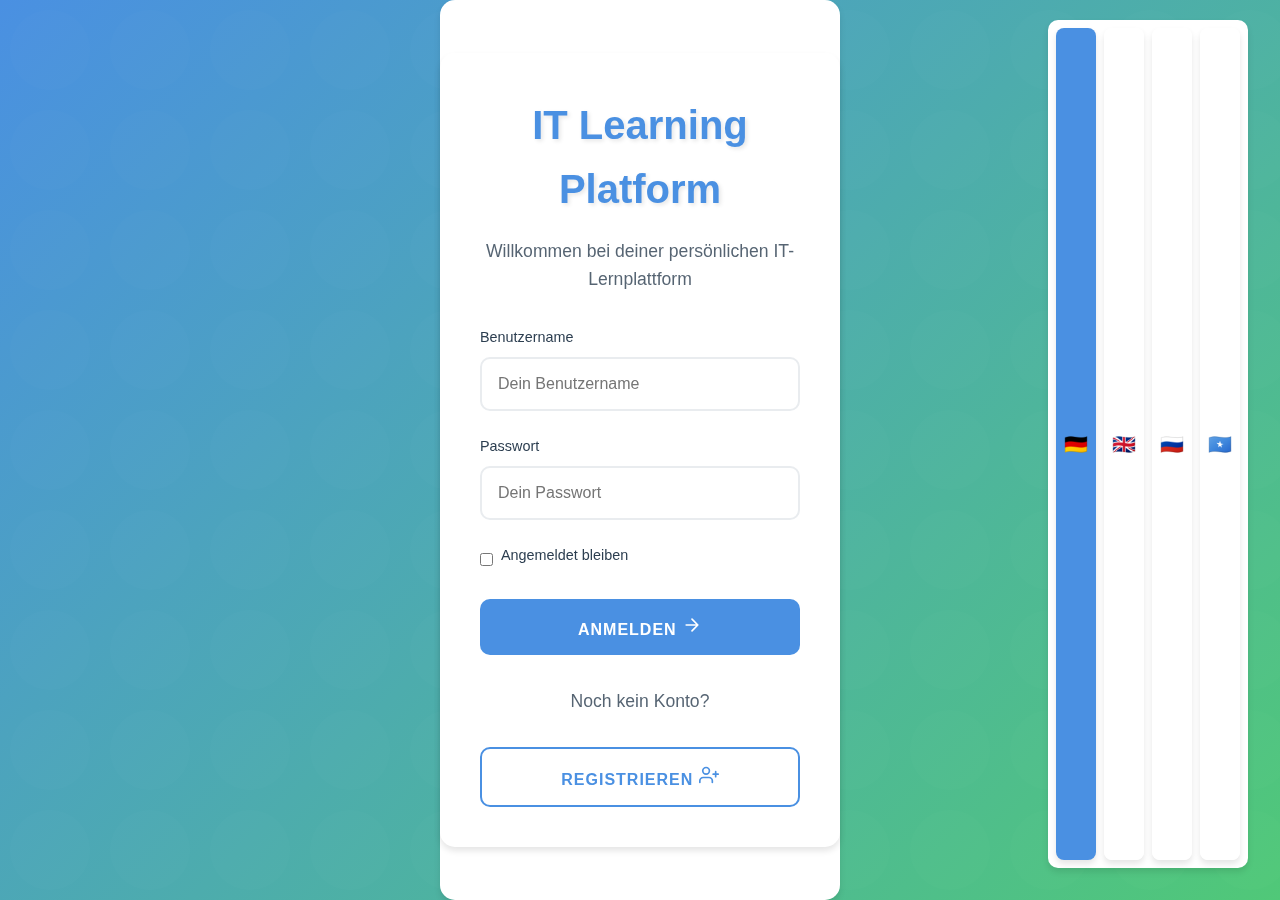
<file: index.html>
<!DOCTYPE html>
<html lang="de">
<head>
    <meta charset="UTF-8">
    <meta name="viewport" content="width=device-width, initial-scale=1.0">
    <title>Login - IT Learning Platform</title>
    <link rel="stylesheet" href="styles.css">
    <link rel="stylesheet" href="login.css">
    <link href="https://fonts.googleapis.com/css2?family=Poppins:wght@400;500;600;700&display=swap" rel="stylesheet">
</head>
<body>
    <div class="login-container">
        <!-- Floating Elements -->
        <div class="floating-elements">
            <div class="floating-element"></div>
            <div class="floating-element"></div>
            <div class="floating-element"></div>
        </div>

        <div class="login-content">
            <h1>IT Learning Platform</h1>
            <p>Willkommen bei deiner persönlichen IT-Lernplattform</p>

            <!-- Login Form -->
            <form id="loginForm" class="login-form">
                <div class="form-group">
                    <label for="username">Benutzername</label>
                    <input type="text" id="username" name="username" required placeholder="Dein Benutzername">
                </div>
                <div class="form-group">
                    <label for="password">Passwort</label>
                    <input type="password" id="password" name="password" required placeholder="Dein Passwort">
                </div>
                <div class="form-group checkbox">
                    <input type="checkbox" id="rememberMe" name="rememberMe">
                    <label for="rememberMe">Angemeldet bleiben</label>
                </div>
                <button type="submit" class="login-btn">
                    <span>Anmelden</span>
                    <svg xmlns="http://www.w3.org/2000/svg" width="20" height="20" viewBox="0 0 24 24" fill="none" stroke="currentColor" stroke-width="2" stroke-linecap="round" stroke-linejoin="round">
                        <path d="M5 12h14M12 5l7 7-7 7"/>
                    </svg>
                </button>
            </form>

            <div class="login-footer">
                <p>Noch kein Konto?</p>
                <button id="showRegister" class="register-btn">
                    <span>Registrieren</span>
                    <svg xmlns="http://www.w3.org/2000/svg" width="20" height="20" viewBox="0 0 24 24" fill="none" stroke="currentColor" stroke-width="2" stroke-linecap="round" stroke-linejoin="round">
                        <path d="M16 21v-2a4 4 0 0 0-4-4H5a4 4 0 0 0-4 4v2"/>
                        <circle cx="8.5" cy="7" r="4"/>
                        <line x1="20" y1="8" x2="20" y2="14"/>
                        <line x1="23" y1="11" x2="17" y2="11"/>
                    </svg>
                </button>
            </div>
        </div>
    </div>

    <!-- Register Modal -->
    <div id="registerModal" class="modal">
        <div class="modal-content">
            <span id="closeRegister" class="close">&times;</span>
            <h2>Registrierung</h2>
            <form id="registerForm" class="register-form">
                <div class="form-group">
                    <label for="regUsername">Benutzername</label>
                    <input type="text" id="regUsername" name="username" required placeholder="Wähle einen Benutzernamen">
                </div>
                <div class="form-group">
                    <label for="regEmail">E-Mail</label>
                    <input type="email" id="regEmail" name="email" required placeholder="Deine E-Mail-Adresse">
                </div>
                <div class="form-group">
                    <label for="regPassword">Passwort</label>
                    <input type="password" id="regPassword" name="password" required placeholder="Wähle ein sicheres Passwort">
                </div>
                <div class="form-group">
                    <label for="confirmPassword">Passwort bestätigen</label>
                    <input type="password" id="confirmPassword" name="confirmPassword" required placeholder="Bestätige dein Passwort">
                </div>
                <button type="submit" class="register-btn">
                    <span>Registrieren</span>
                    <svg xmlns="http://www.w3.org/2000/svg" width="20" height="20" viewBox="0 0 24 24" fill="none" stroke="currentColor" stroke-width="2" stroke-linecap="round" stroke-linejoin="round">
                        <path d="M16 21v-2a4 4 0 0 0-4-4H5a4 4 0 0 0-4 4v2"/>
                        <circle cx="8.5" cy="7" r="4"/>
                        <line x1="20" y1="8" x2="20" y2="14"/>
                        <line x1="23" y1="11" x2="17" y2="11"/>
                    </svg>
                </button>
            </form>
        </div>
    </div>

    <!-- Language Selector -->
    <div class="language-selector">
        <button onclick="changeLanguage('de')" class="lang-btn active">🇩🇪</button>
        <button onclick="changeLanguage('en')" class="lang-btn">🇬🇧</button>
        <button onclick="changeLanguage('ru')" class="lang-btn">🇷🇺</button>
        <button onclick="changeLanguage('so')" class="lang-btn">🇸🇴</button>
    </div>

    <script src="translations.js"></script>
    <script src="login.js"></script>
</body>
</html>
</file>
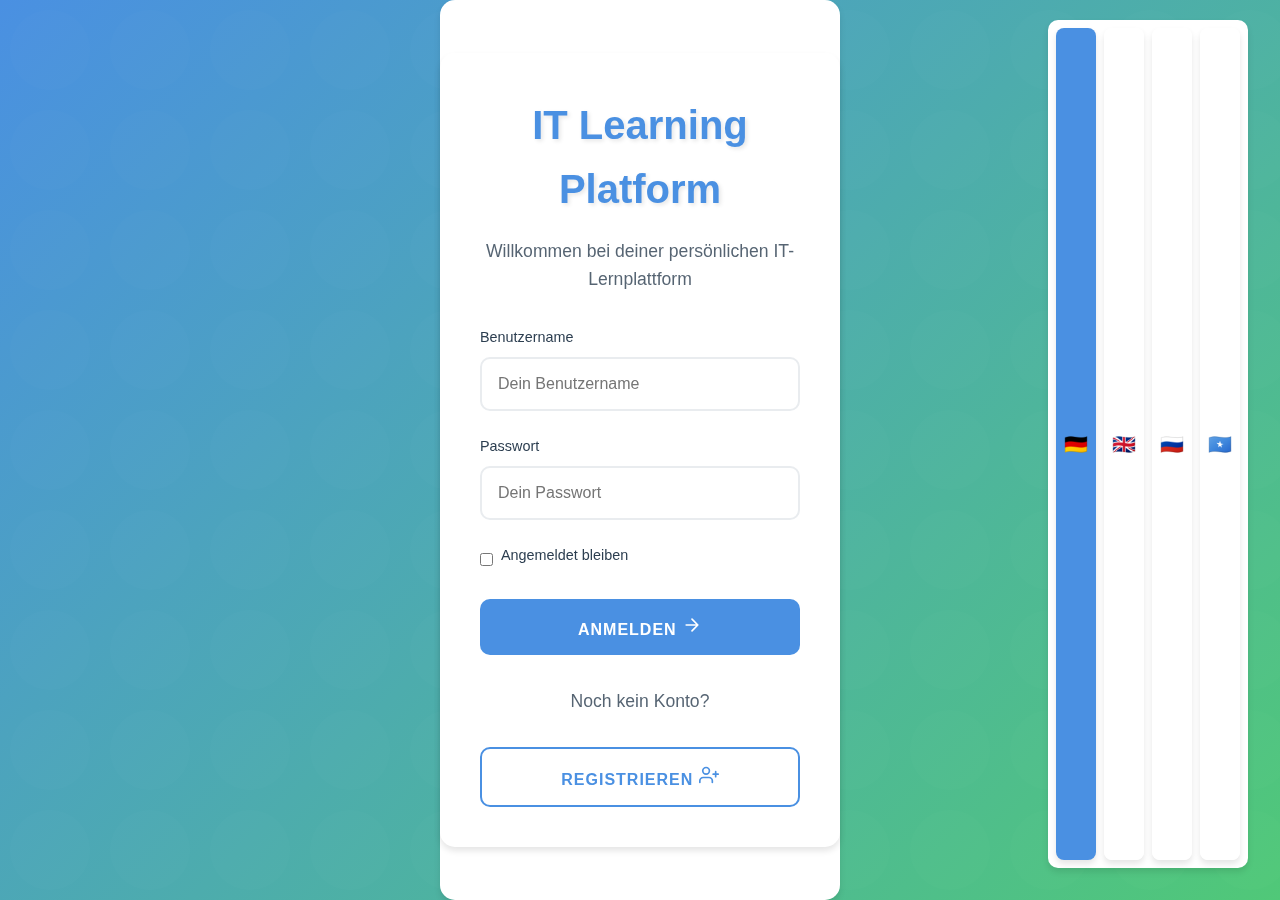
<file: admin.html>
<!DOCTYPE html>
<html lang="de">
<head>
    <meta charset="UTF-8">
    <meta name="viewport" content="width=device-width, initial-scale=1.0">
    <title>Admin Dashboard - IT Learning Platform</title>
    <link rel="stylesheet" href="styles.css">
    <link rel="stylesheet" href="admin.css">
    <link href="https://fonts.googleapis.com/css2?family=Poppins:wght@300;400;500;600;700&display=swap" rel="stylesheet">
</head>
<body>
    <div class="admin-container">
        <!-- Sidebar -->
        <aside class="sidebar">
            <div class="sidebar-header">
                <h2>Admin Panel</h2>
            </div>
            <nav class="sidebar-menu">
                <ul>
                    <li class="active">
                        <a href="admin.html">
                            <svg xmlns="http://www.w3.org/2000/svg" width="24" height="24" viewBox="0 0 24 24" fill="none" stroke="currentColor" stroke-width="2" stroke-linecap="round" stroke-linejoin="round">
                                <rect x="3" y="3" width="7" height="7"></rect>
                                <rect x="14" y="3" width="7" height="7"></rect>
                                <rect x="14" y="14" width="7" height="7"></rect>
                                <rect x="3" y="14" width="7" height="7"></rect>
                            </svg>
                            Dashboard
                        </a>
                    </li>
                    <li>
                        <a href="users.html">
                            <svg xmlns="http://www.w3.org/2000/svg" width="24" height="24" viewBox="0 0 24 24" fill="none" stroke="currentColor" stroke-width="2" stroke-linecap="round" stroke-linejoin="round">
                                <path d="M17 21v-2a4 4 0 0 0-4-4H5a4 4 0 0 0-4 4v2"></path>
                                <circle cx="9" cy="7" r="4"></circle>
                                <path d="M23 21v-2a4 4 0 0 0-3-3.87"></path>
                                <path d="M16 3.13a4 4 0 0 1 0 7.75"></path>
                            </svg>
                            Benutzer
                        </a>
                    </li>
                    <li>
                        <a href="content.html">
                            <svg xmlns="http://www.w3.org/2000/svg" width="24" height="24" viewBox="0 0 24 24" fill="none" stroke="currentColor" stroke-width="2" stroke-linecap="round" stroke-linejoin="round">
                                <path d="M14 2H6a2 2 0 0 0-2 2v16a2 2 0 0 0 2 2h12a2 2 0 0 0 2-2V8z"></path>
                                <polyline points="14 2 14 8 20 8"></polyline>
                            </svg>
                            Inhalte
                        </a>
                    </li>
                    <li>
                        <a href="activities.html">
                            <svg xmlns="http://www.w3.org/2000/svg" width="24" height="24" viewBox="0 0 24 24" fill="none" stroke="currentColor" stroke-width="2" stroke-linecap="round" stroke-linejoin="round">
                                <circle cx="12" cy="12" r="10"></circle>
                                <polyline points="12 6 12 12 16 14"></polyline>
                            </svg>
                            Aktivitäten
                        </a>
                    </li>
                    <li>
                        <a href="reports.html">
                            <svg xmlns="http://www.w3.org/2000/svg" width="24" height="24" viewBox="0 0 24 24" fill="none" stroke="currentColor" stroke-width="2" stroke-linecap="round" stroke-linejoin="round">
                                <path d="M21 15v4a2 2 0 0 1-2 2H5a2 2 0 0 1-2-2v-4"></path>
                                <polyline points="7 10 12 15 17 10"></polyline>
                                <line x1="12" y1="15" x2="12" y2="3"></line>
                            </svg>
                            Berichte
                        </a>
                    </li>
                    <li>
                        <a href="analytics.html">
                            <svg xmlns="http://www.w3.org/2000/svg" width="24" height="24" viewBox="0 0 24 24" fill="none" stroke="currentColor" stroke-width="2" stroke-linecap="round" stroke-linejoin="round">
                                <line x1="18" y1="20" x2="18" y2="10"></line>
                                <line x1="12" y1="20" x2="12" y2="4"></line>
                                <line x1="6" y1="20" x2="6" y2="14"></line>
                            </svg>
                            Analysen
                        </a>
                    </li>
                    <li>
                        <a href="settings.html">
                            <svg xmlns="http://www.w3.org/2000/svg" width="24" height="24" viewBox="0 0 24 24" fill="none" stroke="currentColor" stroke-width="2" stroke-linecap="round" stroke-linejoin="round">
                                <circle cx="12" cy="12" r="3"></circle>
                                <path d="M19.4 15a1.65 1.65 0 0 0 .33 1.82l.06.06a2 2 0 0 1 0 2.83 2 2 0 0 1-2.83 0l-.06-.06a1.65 1.65 0 0 0-1.82-.33 1.65 1.65 0 0 0-1 1.51V21a2 2 0 0 1-2 2 2 2 0 0 1-2-2v-.09A1.65 1.65 0 0 0 9 19.4a1.65 1.65 0 0 0-1.82.33l-.06.06a2 2 0 0 1-2.83 0 2 2 0 0 1 0-2.83l.06-.06a1.65 1.65 0 0 0 .33-1.82 1.65 1.65 0 0 0-1.51-1H3a2 2 0 0 1-2-2 2 2 0 0 1 2-2h.09A1.65 1.65 0 0 0 4.6 9a1.65 1.65 0 0 0-.33-1.82l-.06-.06a2 2 0 0 1 0-2.83 2 2 0 0 1 2.83 0l.06.06a1.65 1.65 0 0 0 1.82.33H9a1.65 1.65 0 0 0 1-1.51V3a2 2 0 0 1 2-2 2 2 0 0 1 2 2v.09a1.65 1.65 0 0 0 1 1.51 1.65 1.65 0 0 0 1.82-.33l.06-.06a2 2 0 0 1 2.83 0 2 2 0 0 1 0 2.83l-.06.06a1.65 1.65 0 0 0-.33 1.82V9a1.65 1.65 0 0 0 1.51 1H21a2 2 0 0 1 2 2 2 2 0 0 1-2 2h-.09a1.65 1.65 0 0 0-1.51 1z"></path>
                            </svg>
                            Einstellungen
                        </a>
                    </li>
                    <li>
                        <a href="help.html">
                            <svg xmlns="http://www.w3.org/2000/svg" width="24" height="24" viewBox="0 0 24 24" fill="none" stroke="currentColor" stroke-width="2" stroke-linecap="round" stroke-linejoin="round">
                                <circle cx="12" cy="12" r="10"></circle>
                                <path d="M9.09 9a3 3 0 0 1 5.83 1c0 2-3 3-3 3"></path>
                                <line x1="12" y1="17" x2="12.01" y2="17"></line>
                            </svg>
                            Hilfe
                        </a>
                    </li>
                </ul>
            </nav>
            <div class="sidebar-footer">
                <button class="logout-btn">
                    <svg xmlns="http://www.w3.org/2000/svg" width="24" height="24" viewBox="0 0 24 24" fill="none" stroke="currentColor" stroke-width="2" stroke-linecap="round" stroke-linejoin="round">
                        <path d="M9 21H5a2 2 0 0 1-2-2V5a2 2 0 0 1 2-2h4"></path>
                        <polyline points="16 17 21 12 16 7"></polyline>
                        <line x1="21" y1="12" x2="9" y2="12"></line>
                    </svg>
                    Abmelden
                </button>
            </div>
        </aside>

        <!-- Main Content -->
        <main class="main-content">
            <!-- Top Bar -->
            <div class="top-bar">
                <div class="search-bar">
                    <svg xmlns="http://www.w3.org/2000/svg" width="24" height="24" viewBox="0 0 24 24" fill="none" stroke="currentColor" stroke-width="2" stroke-linecap="round" stroke-linejoin="round">
                        <circle cx="11" cy="11" r="8"></circle>
                        <line x1="21" y1="21" x2="16.65" y2="16.65"></line>
                    </svg>
                    <input type="text" placeholder="Suchen...">
                </div>
                <div class="user-menu">
                    <span class="admin-name">Admin</span>
                    <button class="theme-toggle">
                        <svg xmlns="http://www.w3.org/2000/svg" width="24" height="24" viewBox="0 0 24 24" fill="none" stroke="currentColor" stroke-width="2" stroke-linecap="round" stroke-linejoin="round">
                            <circle cx="12" cy="12" r="5"></circle>
                            <line x1="12" y1="1" x2="12" y2="3"></line>
                            <line x1="12" y1="21" x2="12" y2="23"></line>
                            <line x1="4.22" y1="4.22" x2="5.64" y2="5.64"></line>
                            <line x1="18.36" y1="18.36" x2="19.78" y2="19.78"></line>
                            <line x1="1" y1="12" x2="3" y2="12"></line>
                            <line x1="21" y1="12" x2="23" y2="12"></line>
                            <line x1="4.22" y1="19.78" x2="5.64" y2="18.36"></line>
                            <line x1="18.36" y1="5.64" x2="19.78" y2="4.22"></line>
                        </svg>
                    </button>
                </div>
            </div>

            <!-- Dashboard Content -->
            <div class="dashboard-content">
                <h1>Willkommen zurück, <span class="admin-name">Admin</span>!</h1>

                <!-- Quick Links -->
                <div class="quick-links">
                    <!-- Learning Resources Section -->
                    <div class="section-title">
                        <h3>Lernressourcen</h3>
                    </div>
                    <div class="resource-grid">
                        <a href="binary.html" class="resource-card">
                            <div class="resource-icon">
                                <svg xmlns="http://www.w3.org/2000/svg" width="24" height="24" viewBox="0 0 24 24" fill="none" stroke="currentColor" stroke-width="2" stroke-linecap="round" stroke-linejoin="round">
                                    <path d="M12 2v20M2 12h20"></path>
                                </svg>
                            </div>
                            <span>Binär Rechner</span>
                        </a>
                        <a href="escape-room.html" class="resource-card">
                            <div class="resource-icon">
                                <svg xmlns="http://www.w3.org/2000/svg" width="24" height="24" viewBox="0 0 24 24" fill="none" stroke="currentColor" stroke-width="2" stroke-linecap="round" stroke-linejoin="round">
                                    <path d="M12 2v20M2 12h20"></path>
                                    <path d="M12 6v12M6 12h12"></path>
                                </svg>
                            </div>
                            <span>Escape Room</span>
                        </a>
                        <a href="flashcards.html" class="resource-card">
                            <div class="resource-icon">
                                <svg xmlns="http://www.w3.org/2000/svg" width="24" height="24" viewBox="0 0 24 24" fill="none" stroke="currentColor" stroke-width="2" stroke-linecap="round" stroke-linejoin="round">
                                    <rect x="3" y="3" width="18" height="18" rx="2" ry="2"></rect>
                                    <line x1="3" y1="9" x2="21" y2="9"></line>
                                </svg>
                            </div>
                            <span>Karteikarten</span>
                        </a>
                        <a href="games.html" class="resource-card">
                            <div class="resource-icon">
                                <svg xmlns="http://www.w3.org/2000/svg" width="24" height="24" viewBox="0 0 24 24" fill="none" stroke="currentColor" stroke-width="2" stroke-linecap="round" stroke-linejoin="round">
                                    <circle cx="12" cy="12" r="10"></circle>
                                    <circle cx="12" cy="12" r="4"></circle>
                                </svg>
                            </div>
                            <span>Spiele</span>
                        </a>
                        <a href="prefix.html" class="resource-card">
                            <div class="resource-icon">
                                <svg xmlns="http://www.w3.org/2000/svg" width="24" height="24" viewBox="0 0 24 24" fill="none" stroke="currentColor" stroke-width="2" stroke-linecap="round" stroke-linejoin="round">
                                    <path d="M12 2v20M2 12h20"></path>
                                    <path d="M12 6v12M6 12h12"></path>
                                </svg>
                            </div>
                            <span>Prefix Rechner</span>
                        </a>
                        <a href="profile.html" class="resource-card">
                            <div class="resource-icon">
                                <svg xmlns="http://www.w3.org/2000/svg" width="24" height="24" viewBox="0 0 24 24" fill="none" stroke="currentColor" stroke-width="2" stroke-linecap="round" stroke-linejoin="round">
                                    <path d="M20 21v-2a4 4 0 0 0-4-4H8a4 4 0 0 0-4 4v2"></path>
                                    <circle cx="12" cy="7" r="4"></circle>
                                </svg>
                            </div>
                            <span>Profil</span>
                        </a>
                        <a href="subnetting.html" class="resource-card">
                            <div class="resource-icon">
                                <svg xmlns="http://www.w3.org/2000/svg" width="24" height="24" viewBox="0 0 24 24" fill="none" stroke="currentColor" stroke-width="2" stroke-linecap="round" stroke-linejoin="round">
                                    <rect x="3" y="3" width="7" height="7"></rect>
                                    <rect x="14" y="3" width="7" height="7"></rect>
                                    <rect x="14" y="14" width="7" height="7"></rect>
                                    <rect x="3" y="14" width="7" height="7"></rect>
                                </svg>
                            </div>
                            <span>Subnetting</span>
                        </a>
                        <a href="tools.html" class="resource-card">
                            <div class="resource-icon">
                                <svg xmlns="http://www.w3.org/2000/svg" width="24" height="24" viewBox="0 0 24 24" fill="none" stroke="currentColor" stroke-width="2" stroke-linecap="round" stroke-linejoin="round">
                                    <path d="M14.7 6.3a1 1 0 0 0 0 1.4l1.6 1.6a1 1 0 0 0 1.4 0l3.77-3.77a6 6 0 0 1-7.94 7.94l-6.91 6.91a2.12 2.12 0 0 1-3-3l6.91-6.91a6 6 0 0 1 7.94-7.94l-3.76 3.76z"></path>
                                </svg>
                            </div>
                            <span>Tools</span>
                        </a>
                    </div>

                    <!-- Admin Tools Section -->
                    <div class="section-title">
                        <h3>Admin Tools</h3>
                    </div>
                    <a href="users.html" class="quick-link">
                        <div class="quick-link-icon">
                            <svg xmlns="http://www.w3.org/2000/svg" width="24" height="24" viewBox="0 0 24 24" fill="none" stroke="currentColor" stroke-width="2" stroke-linecap="round" stroke-linejoin="round">
                                <path d="M17 21v-2a4 4 0 0 0-4-4H5a4 4 0 0 0-4 4v2"></path>
                                <circle cx="9" cy="7" r="4"></circle>
                                <path d="M23 21v-2a4 4 0 0 0-3-3.87"></path>
                                <path d="M16 3.13a4 4 0 0 1 0 7.75"></path>
                            </svg>
                        </div>
                        <span>Benutzer verwalten</span>
                    </a>
                    <a href="content.html" class="quick-link">
                        <div class="quick-link-icon">
                            <svg xmlns="http://www.w3.org/2000/svg" width="24" height="24" viewBox="0 0 24 24" fill="none" stroke="currentColor" stroke-width="2" stroke-linecap="round" stroke-linejoin="round">
                                <path d="M14 2H6a2 2 0 0 0-2 2v16a2 2 0 0 0 2 2h12a2 2 0 0 0 2-2V8z"></path>
                                <polyline points="14 2 14 8 20 8"></polyline>
                            </svg>
                        </div>
                        <span>Inhalte bearbeiten</span>
                    </a>
                    <a href="activities.html" class="quick-link">
                        <div class="quick-link-icon">
                            <svg xmlns="http://www.w3.org/2000/svg" width="24" height="24" viewBox="0 0 24 24" fill="none" stroke="currentColor" stroke-width="2" stroke-linecap="round" stroke-linejoin="round">
                                <circle cx="12" cy="12" r="10"></circle>
                                <polyline points="12 6 12 12 16 14"></polyline>
                            </svg>
                        </div>
                        <span>Aktivitäten anzeigen</span>
                    </a>
                    <a href="reports.html" class="quick-link">
                        <div class="quick-link-icon">
                            <svg xmlns="http://www.w3.org/2000/svg" width="24" height="24" viewBox="0 0 24 24" fill="none" stroke="currentColor" stroke-width="2" stroke-linecap="round" stroke-linejoin="round">
                                <path d="M21 15v4a2 2 0 0 1-2 2H5a2 2 0 0 1-2-2v-4"></path>
                                <polyline points="7 10 12 15 17 10"></polyline>
                                <line x1="12" y1="15" x2="12" y2="3"></line>
                            </svg>
                        </div>
                        <span>Berichte generieren</span>
                    </a>
                    <a href="analytics.html" class="quick-link">
                        <div class="quick-link-icon">
                            <svg xmlns="http://www.w3.org/2000/svg" width="24" height="24" viewBox="0 0 24 24" fill="none" stroke="currentColor" stroke-width="2" stroke-linecap="round" stroke-linejoin="round">
                                <line x1="18" y1="20" x2="18" y2="10"></line>
                                <line x1="12" y1="20" x2="12" y2="4"></line>
                                <line x1="6" y1="20" x2="6" y2="14"></line>
                            </svg>
                        </div>
                        <span>Analysen anzeigen</span>
                    </a>
                    <a href="settings.html" class="quick-link">
                        <div class="quick-link-icon">
                            <svg xmlns="http://www.w3.org/2000/svg" width="24" height="24" viewBox="0 0 24 24" fill="none" stroke="currentColor" stroke-width="2" stroke-linecap="round" stroke-linejoin="round">
                                <circle cx="12" cy="12" r="3"></circle>
                                <path d="M19.4 15a1.65 1.65 0 0 0 .33 1.82l.06.06a2 2 0 0 1 0 2.83 2 2 0 0 1-2.83 0l-.06-.06a1.65 1.65 0 0 0-1.82-.33 1.65 1.65 0 0 0-1 1.51V21a2 2 0 0 1-2 2 2 2 0 0 1-2-2v-.09A1.65 1.65 0 0 0 9 19.4a1.65 1.65 0 0 0-1.82.33l-.06.06a2 2 0 0 1-2.83 0 2 2 0 0 1 0-2.83l.06-.06a1.65 1.65 0 0 0 .33-1.82 1.65 1.65 0 0 0-1.51-1H3a2 2 0 0 1-2-2 2 2 0 0 1 2-2h.09A1.65 1.65 0 0 0 4.6 9a1.65 1.65 0 0 0-.33-1.82l-.06-.06a2 2 0 0 1 0-2.83 2 2 0 0 1 2.83 0l.06.06a1.65 1.65 0 0 0 1.82.33H9a1.65 1.65 0 0 0 1-1.51V3a2 2 0 0 1 2-2 2 2 0 0 1 2 2v.09a1.65 1.65 0 0 0 1 1.51 1.65 1.65 0 0 0 1.82-.33l.06-.06a2 2 0 0 1 2.83 0 2 2 0 0 1 0 2.83l-.06.06a1.65 1.65 0 0 0-.33 1.82V9a1.65 1.65 0 0 0 1.51 1H21a2 2 0 0 1 2 2 2 2 0 0 1-2 2h-.09a1.65 1.65 0 0 0-1.51 1z"></path>
                            </svg>
                        </div>
                        <span>Einstellungen anpassen</span>
                    </a>
                </div>

                <!-- Stats Grid -->
                <div class="stats-grid">
                    <a href="users.html" class="stat-card">
                        <div class="stat-icon">
                            <svg xmlns="http://www.w3.org/2000/svg" width="24" height="24" viewBox="0 0 24 24" fill="none" stroke="currentColor" stroke-width="2" stroke-linecap="round" stroke-linejoin="round">
                                <path d="M17 21v-2a4 4 0 0 0-4-4H5a4 4 0 0 0-4 4v2"></path>
                                <circle cx="9" cy="7" r="4"></circle>
                                <path d="M23 21v-2a4 4 0 0 0-3-3.87"></path>
                                <path d="M16 3.13a4 4 0 0 1 0 7.75"></path>
                            </svg>
                        </div>
                        <div class="stat-info">
                            <h3>Benutzer</h3>
                            <p>0</p>
                        </div>
                    </a>
                    <a href="content.html" class="stat-card">
                        <div class="stat-icon">
                            <svg xmlns="http://www.w3.org/2000/svg" width="24" height="24" viewBox="0 0 24 24" fill="none" stroke="currentColor" stroke-width="2" stroke-linecap="round" stroke-linejoin="round">
                                <path d="M14 2H6a2 2 0 0 0-2 2v16a2 2 0 0 0 2 2h12a2 2 0 0 0 2-2V8z"></path>
                                <polyline points="14 2 14 8 20 8"></polyline>
                            </svg>
                        </div>
                        <div class="stat-info">
                            <h3>Inhalte</h3>
                            <p>0</p>
                        </div>
                    </a>
                    <a href="activities.html" class="stat-card">
                        <div class="stat-icon">
                            <svg xmlns="http://www.w3.org/2000/svg" width="24" height="24" viewBox="0 0 24 24" fill="none" stroke="currentColor" stroke-width="2" stroke-linecap="round" stroke-linejoin="round">
                                <circle cx="12" cy="12" r="10"></circle>
                                <polyline points="12 6 12 12 16 14"></polyline>
                            </svg>
                        </div>
                        <div class="stat-info">
                            <h3>Aktivitäten</h3>
                            <p>0</p>
                        </div>
                    </a>
                </div>

                <!-- Recent Activity -->
                <div class="recent-activity">
                    <h2>Letzte Aktivitäten</h2>
                    <div class="activity-list">
                        <!-- Activities will be dynamically added here -->
                    </div>
                </div>
            </div>
        </main>
    </div>

    <script src="admin.js"></script>
</body>
</html>
</file>
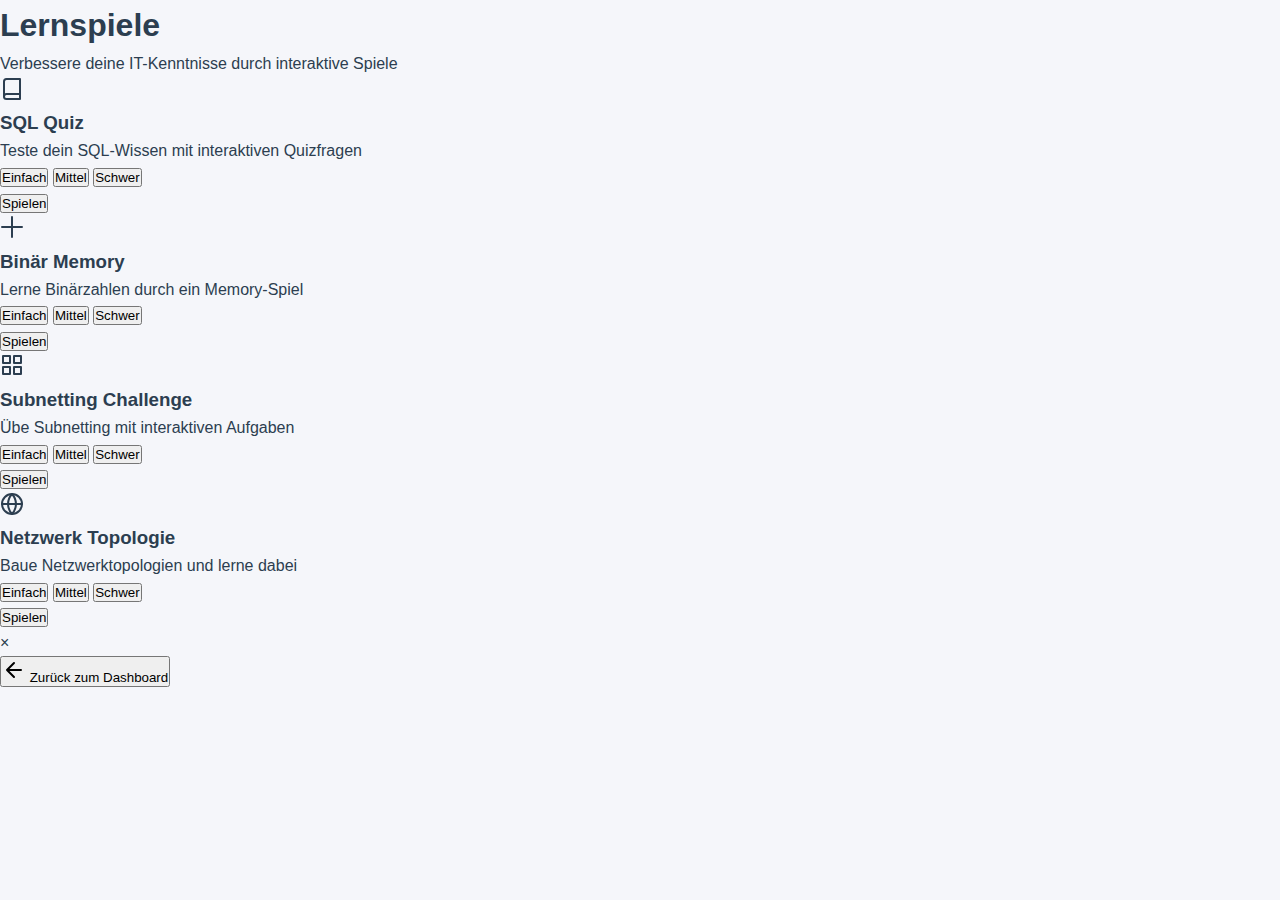
<file: games.html>
<!DOCTYPE html>
<html lang="de">
<head>
    <meta charset="UTF-8">
    <meta name="viewport" content="width=device-width, initial-scale=1.0">
    <title>Lernspiele - IT Learning Platform</title>
    <link rel="stylesheet" href="styles.css">
    <link rel="stylesheet" href="games.css">
    <link href="https://fonts.googleapis.com/css2?family=Poppins:wght@300;400;500;600;700&display=swap" rel="stylesheet">
</head>
<body>
    <div class="games-container">
        <!-- Header -->
        <header class="games-header">
            <h1>Lernspiele</h1>
            <p>Verbessere deine IT-Kenntnisse durch interaktive Spiele</p>
        </header>

        <!-- Games Grid -->
        <div class="games-grid">
            <!-- SQL Quiz Game -->
            <div class="game-card">
                <div class="game-icon">
                    <svg xmlns="http://www.w3.org/2000/svg" width="24" height="24" viewBox="0 0 24 24" fill="none" stroke="currentColor" stroke-width="2" stroke-linecap="round" stroke-linejoin="round">
                        <path d="M4 19.5A2.5 2.5 0 0 1 6.5 17H20"></path>
                        <path d="M6.5 2H20v20H6.5A2.5 2.5 0 0 1 4 19.5v-15A2.5 2.5 0 0 1 6.5 2z"></path>
                    </svg>
                </div>
                <h3>SQL Quiz</h3>
                <p>Teste dein SQL-Wissen mit interaktiven Quizfragen</p>
                <div class="difficulty-selector">
                    <button class="difficulty-btn" data-level="easy">Einfach</button>
                    <button class="difficulty-btn" data-level="medium">Mittel</button>
                    <button class="difficulty-btn" data-level="hard">Schwer</button>
                </div>
                <button class="play-btn" onclick="startGame('sql-quiz')">Spielen</button>
            </div>

            <!-- Binary Memory Game -->
            <div class="game-card">
                <div class="game-icon">
                    <svg xmlns="http://www.w3.org/2000/svg" width="24" height="24" viewBox="0 0 24 24" fill="none" stroke="currentColor" stroke-width="2" stroke-linecap="round" stroke-linejoin="round">
                        <path d="M12 2v20M2 12h20"></path>
                    </svg>
                </div>
                <h3>Binär Memory</h3>
                <p>Lerne Binärzahlen durch ein Memory-Spiel</p>
                <div class="difficulty-selector">
                    <button class="difficulty-btn" data-level="easy">Einfach</button>
                    <button class="difficulty-btn" data-level="medium">Mittel</button>
                    <button class="difficulty-btn" data-level="hard">Schwer</button>
                </div>
                <button class="play-btn" onclick="startGame('binary-memory')">Spielen</button>
            </div>

            <!-- Subnetting Challenge -->
            <div class="game-card">
                <div class="game-icon">
                    <svg xmlns="http://www.w3.org/2000/svg" width="24" height="24" viewBox="0 0 24 24" fill="none" stroke="currentColor" stroke-width="2" stroke-linecap="round" stroke-linejoin="round">
                        <rect x="3" y="3" width="7" height="7"></rect>
                        <rect x="14" y="3" width="7" height="7"></rect>
                        <rect x="14" y="14" width="7" height="7"></rect>
                        <rect x="3" y="14" width="7" height="7"></rect>
                    </svg>
                </div>
                <h3>Subnetting Challenge</h3>
                <p>Übe Subnetting mit interaktiven Aufgaben</p>
                <div class="difficulty-selector">
                    <button class="difficulty-btn" data-level="easy">Einfach</button>
                    <button class="difficulty-btn" data-level="medium">Mittel</button>
                    <button class="difficulty-btn" data-level="hard">Schwer</button>
                </div>
                <button class="play-btn" onclick="startGame('subnetting-challenge')">Spielen</button>
            </div>

            <!-- Network Topology Builder -->
            <div class="game-card">
                <div class="game-icon">
                    <svg xmlns="http://www.w3.org/2000/svg" width="24" height="24" viewBox="0 0 24 24" fill="none" stroke="currentColor" stroke-width="2" stroke-linecap="round" stroke-linejoin="round">
                        <circle cx="12" cy="12" r="10"></circle>
                        <line x1="2" y1="12" x2="22" y2="12"></line>
                        <path d="M12 2a15.3 15.3 0 0 1 4 10 15.3 15.3 0 0 1-4 10 15.3 15.3 0 0 1-4-10 15.3 15.3 0 0 1 4-10z"></path>
                    </svg>
                </div>
                <h3>Netzwerk Topologie</h3>
                <p>Baue Netzwerktopologien und lerne dabei</p>
                <div class="difficulty-selector">
                    <button class="difficulty-btn" data-level="easy">Einfach</button>
                    <button class="difficulty-btn" data-level="medium">Mittel</button>
                    <button class="difficulty-btn" data-level="hard">Schwer</button>
                </div>
                <button class="play-btn" onclick="startGame('network-topology')">Spielen</button>
            </div>
        </div>

        <!-- Game Modal -->
        <div id="gameModal" class="modal">
            <div class="modal-content">
                <span class="close-modal">&times;</span>
                <div id="gameContainer">
                    <!-- Game content will be loaded here -->
                </div>
            </div>
        </div>

        <!-- Back to Dashboard Button -->
        <button class="back-btn" onclick="window.location.href='dashboard.html'">
            <svg xmlns="http://www.w3.org/2000/svg" width="24" height="24" viewBox="0 0 24 24" fill="none" stroke="currentColor" stroke-width="2" stroke-linecap="round" stroke-linejoin="round">
                <path d="M19 12H5M12 19l-7-7 7-7"></path>
            </svg>
            Zurück zum Dashboard
        </button>
    </div>

    <script src="games.js"></script>
</body>
</html>
</file>
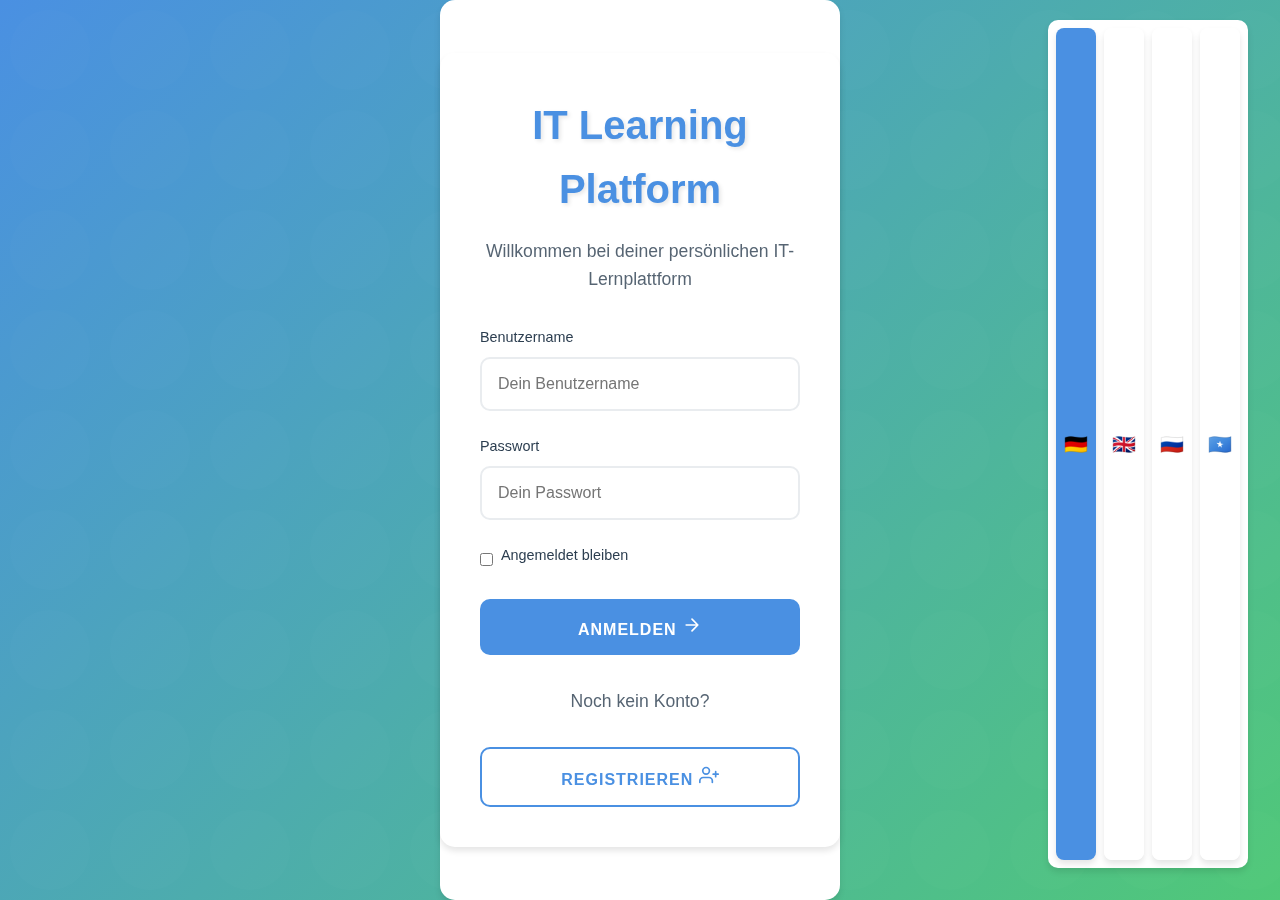
<file: login.html>
<!DOCTYPE html>
<html lang="de">
<head>
    <meta charset="UTF-8">
    <meta name="viewport" content="width=device-width, initial-scale=1.0">
    <title>Login - IT Learning Platform</title>
    <link rel="stylesheet" href="styles.css">
    <link rel="stylesheet" href="login.css">
    <link href="https://fonts.googleapis.com/css2?family=Poppins:wght@400;500;600;700&display=swap" rel="stylesheet">
</head>
<body>
    <div class="login-container">
        <!-- Floating Elements -->
        <div class="floating-elements">
            <div class="floating-element"></div>
            <div class="floating-element"></div>
            <div class="floating-element"></div>
        </div>

        <div class="login-content">
            <h1>IT Learning Platform</h1>
            <p>Willkommen bei deiner persönlichen IT-Lernplattform</p>

            <!-- Login Form -->
            <form id="loginForm" class="login-form">
                <div class="form-group">
                    <label for="username">Benutzername</label>
                    <input type="text" id="username" name="username" required placeholder="Dein Benutzername">
                </div>
                <div class="form-group">
                    <label for="password">Passwort</label>
                    <input type="password" id="password" name="password" required placeholder="Dein Passwort">
                </div>
                <div class="form-group checkbox">
                    <input type="checkbox" id="rememberMe" name="rememberMe">
                    <label for="rememberMe">Angemeldet bleiben</label>
                </div>
                <button type="submit" class="login-btn">
                    <span>Anmelden</span>
                    <svg xmlns="http://www.w3.org/2000/svg" width="20" height="20" viewBox="0 0 24 24" fill="none" stroke="currentColor" stroke-width="2" stroke-linecap="round" stroke-linejoin="round">
                        <path d="M5 12h14M12 5l7 7-7 7"/>
                    </svg>
                </button>
            </form>

            <div class="login-footer">
                <p>Noch kein Konto?</p>
                <button id="showRegister" class="register-btn">
                    <span>Registrieren</span>
                    <svg xmlns="http://www.w3.org/2000/svg" width="20" height="20" viewBox="0 0 24 24" fill="none" stroke="currentColor" stroke-width="2" stroke-linecap="round" stroke-linejoin="round">
                        <path d="M16 21v-2a4 4 0 0 0-4-4H5a4 4 0 0 0-4 4v2"/>
                        <circle cx="8.5" cy="7" r="4"/>
                        <line x1="20" y1="8" x2="20" y2="14"/>
                        <line x1="23" y1="11" x2="17" y2="11"/>
                    </svg>
                </button>
            </div>
        </div>
    </div>

    <!-- Register Modal -->
    <div id="registerModal" class="modal">
        <div class="modal-content">
            <span id="closeRegister" class="close">&times;</span>
            <h2>Registrierung</h2>
            <form id="registerForm" class="register-form">
                <div class="form-group">
                    <label for="regUsername">Benutzername</label>
                    <input type="text" id="regUsername" name="username" required placeholder="Wähle einen Benutzernamen">
                </div>
                <div class="form-group">
                    <label for="regEmail">E-Mail</label>
                    <input type="email" id="regEmail" name="email" required placeholder="Deine E-Mail-Adresse">
                </div>
                <div class="form-group">
                    <label for="regPassword">Passwort</label>
                    <input type="password" id="regPassword" name="password" required placeholder="Wähle ein sicheres Passwort">
                </div>
                <div class="form-group">
                    <label for="confirmPassword">Passwort bestätigen</label>
                    <input type="password" id="confirmPassword" name="confirmPassword" required placeholder="Bestätige dein Passwort">
                </div>
                <button type="submit" class="register-btn">
                    <span>Registrieren</span>
                    <svg xmlns="http://www.w3.org/2000/svg" width="20" height="20" viewBox="0 0 24 24" fill="none" stroke="currentColor" stroke-width="2" stroke-linecap="round" stroke-linejoin="round">
                        <path d="M16 21v-2a4 4 0 0 0-4-4H5a4 4 0 0 0-4 4v2"/>
                        <circle cx="8.5" cy="7" r="4"/>
                        <line x1="20" y1="8" x2="20" y2="14"/>
                        <line x1="23" y1="11" x2="17" y2="11"/>
                    </svg>
                </button>
            </form>
        </div>
    </div>

    <!-- Language Selector -->
    <div class="language-selector">
        <button onclick="changeLanguage('de')" class="lang-btn active">🇩🇪</button>
        <button onclick="changeLanguage('en')" class="lang-btn">🇬🇧</button>
        <button onclick="changeLanguage('ru')" class="lang-btn">🇷🇺</button>
        <button onclick="changeLanguage('so')" class="lang-btn">🇸🇴</button>
    </div>

    <script src="translations.js"></script>
    <script src="login.js"></script>
</body>
</html>
</file>
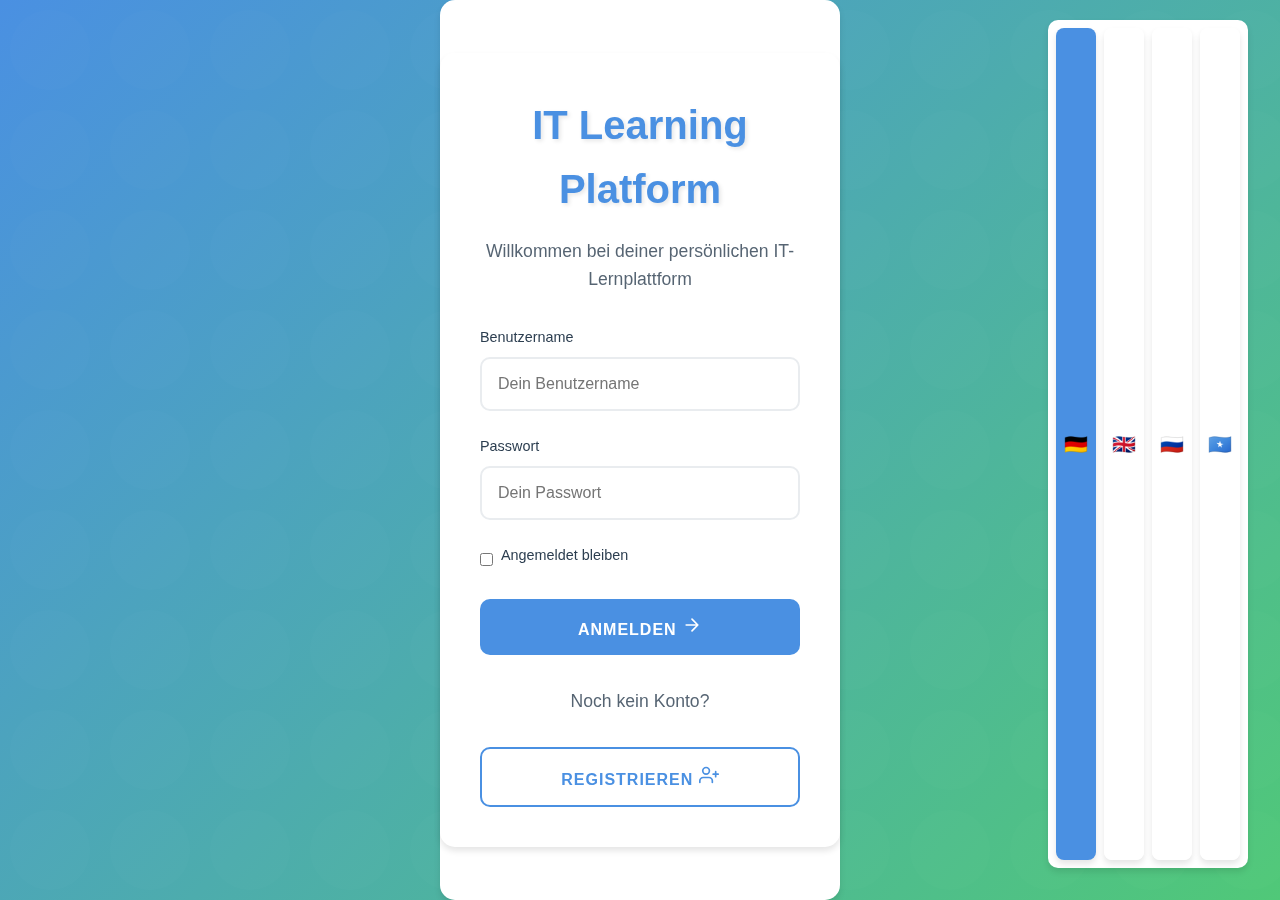
<file: prefix.html>
<!DOCTYPE html>
<html lang="de">

<head>
    <meta charset="UTF-8">
    <meta name="viewport" content="width=device-width, initial-scale=1.0">
    <title>E1FL2 - Präfixberechnung</title>
    <link rel="stylesheet" href="styles.css">
    <link rel="stylesheet" href="prefix.css">
</head>

<body>
    <!-- Navigation -->
    <nav class="navbar">
        <div class="nav-brand">E1FL2</div>
        <div class="nav-links">
            <a href="dashboard.html">Dashboard</a>
            <a href="#theory">Theorie</a>
            <a href="#calculator">Rechner</a>
            <a href="#practice">Übungen</a>
            <a href="#quiz">Quiz</a>
            <button id="darkModeToggle" class="theme-toggle">🌙</button>
            <button onclick="logout()" class="logout-button" data-translate="dashboard.logout">Abmelden</button>
        </div>
    </nav>

    <!-- Language Selector -->
    <div class="language-selector">
        <button class="lang-btn" onclick="changeLanguage('de')">🇩🇪</button>
        <button class="lang-btn" onclick="changeLanguage('en')">🇬🇧</button>
        <button class="lang-btn" onclick="changeLanguage('ru')">🇷🇺</button>
        <button class="lang-btn" onclick="changeLanguage('so')">🇸🇴</button>
    </div>

    <!-- Hero Section -->
    <section class="hero-section">
        <div class="hero-content">
            <h1 data-translate="topics.prefix">Präfixberechnung</h1>
            <p>Lerne die Berechnung von Netzwerkpräfixen</p>
            <div class="progress-container">
                <div class="progress-bar">
                    <div class="progress" id="prefix-progress"></div>
                </div>
                <p>Dein Fortschritt: <span id="progress-text">0%</span></p>
            </div>
        </div>
    </section>

    <!-- Theory Section -->
    <section id="theory" class="theory-section">
        <h2>Theoretische Grundlagen</h2>
        <div class="theory-grid">
            <div class="theory-card">
                <h3>1. IP-Adressen</h3>
                <p>Grundlagen und Notation</p>
                <div class="theory-content">
                    <pre><code>IPv4: 192.168.1.1/24
IPv6: 2001:db8::1/64</code></pre>
                    <p>Lerne die Struktur von IP-Adressen und ihre Notation.</p>
                </div>
                <button class="theory-btn" onclick="showTheory(1)">Mehr erfahren</button>
            </div>
            <div class="theory-card">
                <h3>2. Präfixlänge</h3>
                <p>Bedeutung und Berechnung</p>
                <div class="theory-content">
                    <pre><code>/24 = 255.255.255.0
/16 = 255.255.0.0</code></pre>
                    <p>Verstehe die Bedeutung der Präfixlänge in IP-Adressen.</p>
                </div>
                <button class="theory-btn" onclick="showTheory(2)">Mehr erfahren</button>
            </div>
            <div class="theory-card">
                <h3>3. Netzwerkberechnung</h3>
                <p>Netzwerkadresse und Broadcast</p>
                <div class="theory-content">
                    <pre><code>Netzwerk: 192.168.1.0/24
Broadcast: 192.168.1.255</code></pre>
                    <p>Lerne die Berechnung von Netzwerk- und Broadcast-Adressen.</p>
                </div>
                <button class="theory-btn" onclick="showTheory(3)">Mehr erfahren</button>
            </div>
        </div>
    </section>

    <!-- Calculator Section -->
    <section id="calculator" class="calculator-section">
        <h2>Präfixrechner</h2>
        <div class="calculator-container">
            <div class="input-group">
                <label for="ip-input">IP-Adresse:</label>
                <input type="text" id="ip-input" placeholder="z.B. 192.168.1.1">
            </div>
            <div class="input-group">
                <label for="prefix-input">Präfixlänge:</label>
                <input type="number" id="prefix-input" min="0" max="32" placeholder="z.B. 24">
            </div>
            <button onclick="calculatePrefix()" class="calculate-btn">Berechnen</button>
            <div class="result-container">
                <h3>Ergebnisse</h3>
                <div class="result-grid">
                    <div class="result-item">
                        <span class="result-label">Netzwerkadresse:</span>
                        <span id="network-address" class="result-value"></span>
                    </div>
                    <div class="result-item">
                        <span class="result-label">Broadcast-Adresse:</span>
                        <span id="broadcast-address" class="result-value"></span>
                    </div>
                    <div class="result-item">
                        <span class="result-label">Erste nutzbare IP:</span>
                        <span id="first-ip" class="result-value"></span>
                    </div>
                    <div class="result-item">
                        <span class="result-label">Letzte nutzbare IP:</span>
                        <span id="last-ip" class="result-value"></span>
                    </div>
                    <div class="result-item">
                        <span class="result-label">Anzahl nutzbarer IPs:</span>
                        <span id="usable-ips" class="result-value"></span>
                    </div>
                </div>
            </div>
        </div>
    </section>

    <!-- Practice Section -->
    <section id="practice" class="practice-section">
        <h2>Praktische Übungen</h2>
        <div class="practice-container">
            <div class="exercise-card">
                <h3>Übung 1: Netzwerkadresse berechnen</h3>
                <p>Berechne die Netzwerkadresse für 192.168.1.100/24</p>
                <button onclick="showHint(1)" class="hint-btn">Tipp anzeigen</button>
                <div id="hint-1" class="hint-content" style="display: none;">
                    <p>1. Konvertiere die IP in Binär</p>
                    <p>2. Setze die Host-Bits auf 0</p>
                    <p>3. Konvertiere zurück in Dezimal</p>
                </div>
            </div>
            <div class="exercise-card">
                <h3>Übung 2: Broadcast-Adresse</h3>
                <p>Berechne die Broadcast-Adresse für 10.0.0.0/8</p>
                <button onclick="showHint(2)" class="hint-btn">Tipp anzeigen</button>
                <div id="hint-2" class="hint-content" style="display: none;">
                    <p>1. Konvertiere die IP in Binär</p>
                    <p>2. Setze die Host-Bits auf 1</p>
                    <p>3. Konvertiere zurück in Dezimal</p>
                </div>
            </div>
        </div>
    </section>

    <!-- Quiz Section -->
    <section id="quiz" class="quiz-section">
        <h2>Teste dein Wissen</h2>
        <div class="quiz-container">
            <div id="quiz-question" class="quiz-question">
                <h3>Was ist die Netzwerkadresse für 192.168.1.100/24?</h3>
                <div class="quiz-options">
                    <button class="quiz-option" onclick="checkAnswer(0)">A) 192.168.1.0</button>
                    <button class="quiz-option" onclick="checkAnswer(1)">B) 192.168.1.1</button>
                    <button class="quiz-option" onclick="checkAnswer(2)">C) 192.168.1.255</button>
                    <button class="quiz-option" onclick="checkAnswer(3)">D) 192.168.0.0</button>
                </div>
                <div id="quiz-feedback" class="quiz-feedback"></div>
            </div>
            <div class="quiz-progress">
                <div class="progress-bar">
                    <div class="progress" id="quiz-progress"></div>
                </div>
                <p>Frage <span id="current-question">1</span> von <span id="total-questions">5</span></p>
            </div>
        </div>
    </section>

    <script src="translations.js"></script>
    <script src="script.js"></script>
    <script src="prefix.js"></script>
</body>

</html>
</file>
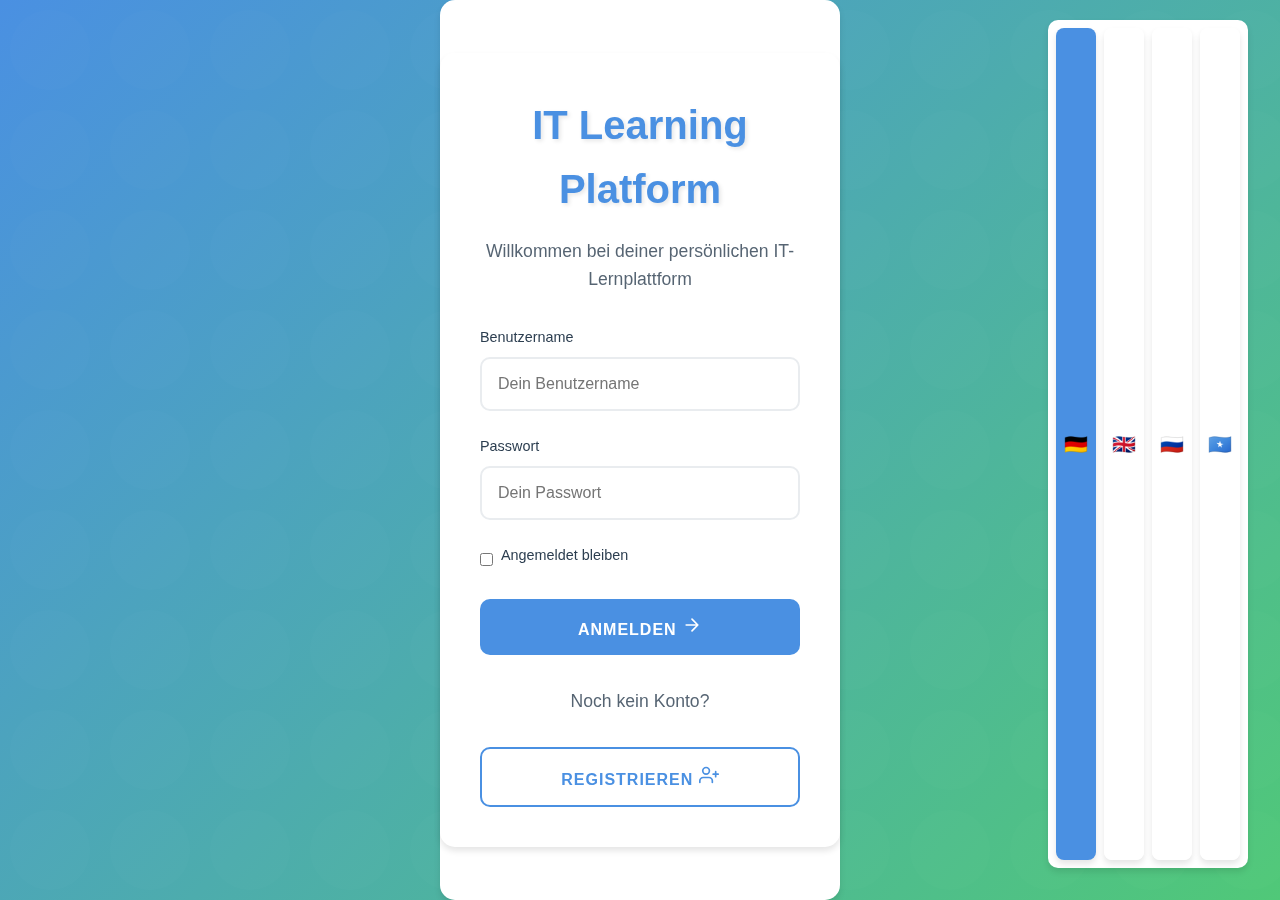
<file: sql.html>
<!DOCTYPE html>
<html lang="de">

<head>
    <meta charset="UTF-8">
    <meta name="viewport" content="width=device-width, initial-scale=1.0">
    <title>E1FL2 - SQL Datenbanken</title>
    <link rel="stylesheet" href="styles.css">
    <link rel="stylesheet" href="sql.css">
</head>

<body>
    <!-- Navigation -->
    <nav class="navbar">
        <div class="nav-brand">E1FL2</div>
        <div class="nav-links">
            <a href="dashboard.html">Dashboard</a>
            <a href="#theory">Theorie</a>
            <a href="#practice">Übungen</a>
            <a href="#quiz">Quiz</a>
            <button id="darkModeToggle" class="theme-toggle">🌙</button>
            <button onclick="logout()" class="logout-button" data-translate="dashboard.logout">Abmelden</button>
        </div>
    </nav>

    <!-- Language Selector -->
    <div class="language-selector">
        <button class="lang-btn" onclick="changeLanguage('de')">🇩🇪</button>
        <button class="lang-btn" onclick="changeLanguage('en')">🇬🇧</button>
        <button class="lang-btn" onclick="changeLanguage('ru')">🇷🇺</button>
        <button class="lang-btn" onclick="changeLanguage('so')">🇸🇴</button>
    </div>

    <!-- Hero Section -->
    <section class="hero-section">
        <div class="hero-content">
            <h1 data-translate="topics.sql">SQL-Datenbanken</h1>
            <p>Lerne die Grundlagen der Datenbankverwaltung</p>
            <div class="progress-container">
                <div class="progress-bar">
                    <div class="progress" id="sql-progress"></div>
                </div>
                <p>Dein Fortschritt: <span id="progress-text">0%</span></p>
            </div>
        </div>
    </section>

    <!-- Theory Section -->
    <section id="theory" class="theory-section">
        <h2>Theoretische Grundlagen</h2>
        <div class="theory-grid">
            <div class="theory-card">
                <h3>1. Einführung in SQL</h3>
                <p>Grundlegende Konzepte und Syntax</p>
                <div class="theory-content">
                    <pre><code>SELECT * FROM users;</code></pre>
                    <p>SQL (Structured Query Language) ist die Standardsprache für die Verwaltung von relationalen
                        Datenbanken.</p>
                </div>
                <button class="theory-btn" onclick="showTheory(1)">Mehr erfahren</button>
            </div>
            <div class="theory-card">
                <h3>2. Datenbank-Design</h3>
                <p>Tabellen, Beziehungen und Normalisierung</p>
                <div class="theory-content">
                    <pre><code>CREATE TABLE users (
    id INT PRIMARY KEY,
    name VARCHAR(100),
    email VARCHAR(255)
);</code></pre>
                    <p>Lerne, wie du effiziente Datenbankstrukturen erstellst.</p>
                </div>
                <button class="theory-btn" onclick="showTheory(2)">Mehr erfahren</button>
            </div>
            <div class="theory-card">
                <h3>3. CRUD-Operationen</h3>
                <p>Create, Read, Update, Delete</p>
                <div class="theory-content">
                    <pre><code>INSERT INTO users (name, email)
VALUES ('John', 'john@example.com');</code></pre>
                    <p>Die grundlegenden Operationen für die Datenverwaltung.</p>
                </div>
                <button class="theory-btn" onclick="showTheory(3)">Mehr erfahren</button>
            </div>
        </div>
    </section>

    <!-- Practice Section -->
    <section id="practice" class="practice-section">
        <h2>Praktische Übungen</h2>
        <div class="practice-container">
            <div class="sql-editor">
                <div class="editor-header">
                    <h3>SQL Editor</h3>
                    <button onclick="runQuery()" class="run-btn">Ausführen</button>
                </div>
                <textarea id="sql-input" placeholder="Geben Sie hier Ihre SQL-Abfrage ein..."></textarea>
                <div class="editor-footer">
                    <button onclick="clearEditor()" class="clear-btn">Löschen</button>
                    <button onclick="formatSQL()" class="format-btn">Formatieren</button>
                </div>
            </div>
            <div class="result-container">
                <h3>Ergebnis</h3>
                <div id="query-result" class="query-result"></div>
            </div>
        </div>
        <div class="exercise-list">
            <h3>Übungsaufgaben</h3>
            <div class="exercise-card">
                <h4>Übung 1: Einfache SELECT-Abfrage</h4>
                <p>Schreibe eine Abfrage, die alle Benutzer aus der Tabelle 'users' anzeigt.</p>
                <button onclick="showHint(1)" class="hint-btn">Tipp anzeigen</button>
                <div id="hint-1" class="hint-content" style="display: none;">
                    <p>Verwende die SELECT-Anweisung mit einem Sternchen (*) für alle Spalten.</p>
                </div>
            </div>
        </div>
    </section>

    <!-- Quiz Section -->
    <section id="quiz" class="quiz-section">
        <h2>Teste dein Wissen</h2>
        <div class="quiz-container">
            <div id="quiz-question" class="quiz-question">
                <h3>Was ist SQL?</h3>
                <div class="quiz-options">
                    <button class="quiz-option" onclick="checkAnswer(1)">A) Eine Programmiersprache</button>
                    <button class="quiz-option" onclick="checkAnswer(2)">B) Eine Datenbankabfragesprache</button>
                    <button class="quiz-option" onclick="checkAnswer(3)">C) Ein Betriebssystem</button>
                    <button class="quiz-option" onclick="checkAnswer(4)">D) Ein Netzwerkprotokoll</button>
                </div>
                <div id="quiz-feedback" class="quiz-feedback"></div>
            </div>
            <div class="quiz-progress">
                <div class="progress-bar">
                    <div class="progress" id="quiz-progress"></div>
                </div>
                <p>Frage <span id="current-question">1</span> von <span id="total-questions">5</span></p>
            </div>
        </div>
    </section>

    <script src="translations.js"></script>
    <script src="script.js"></script>
    <script src="sql.js"></script>
</body>

</html>
</file>
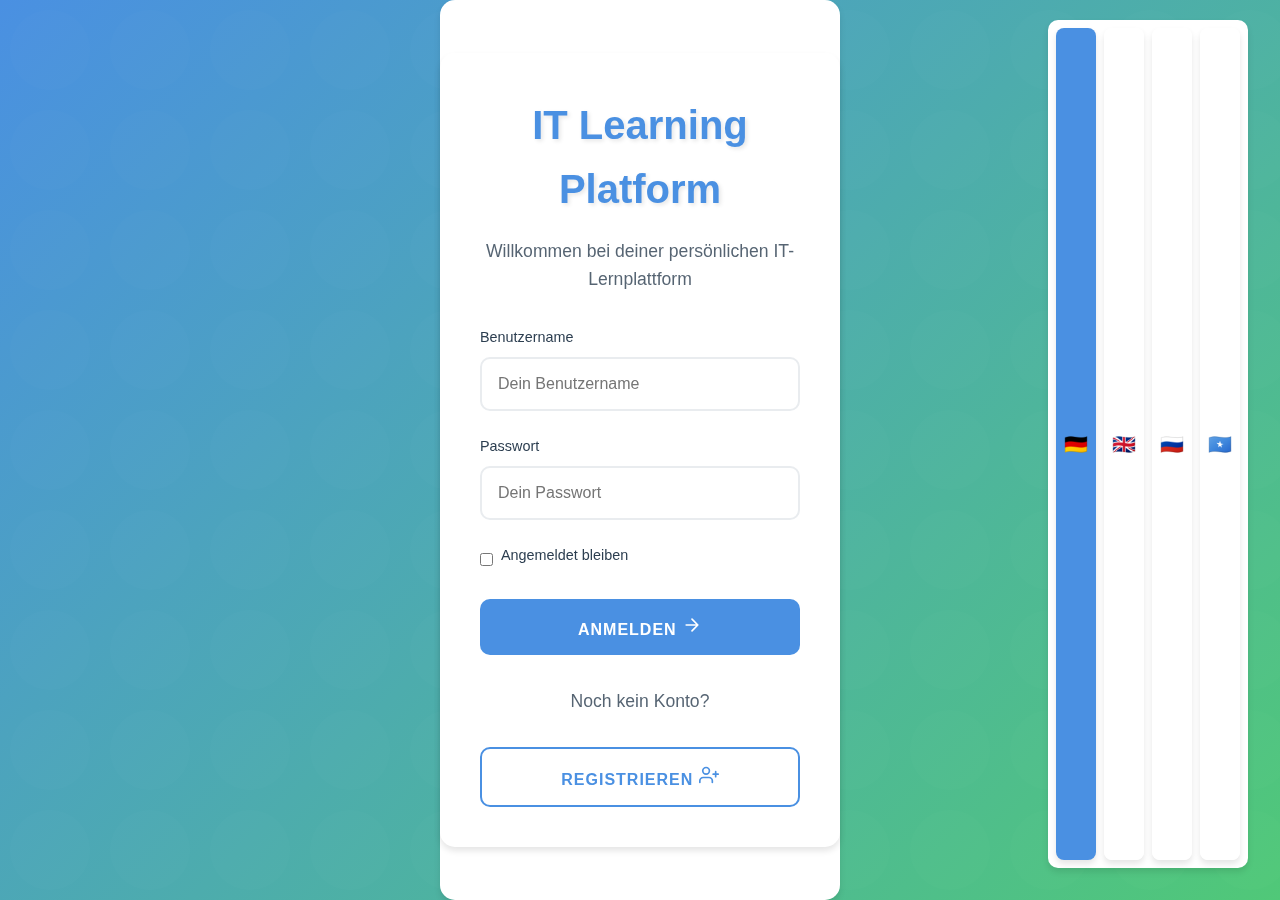
<file: subnetting.html>
<!DOCTYPE html>
<html lang="de">
<head>
    <meta charset="UTF-8">
    <meta name="viewport" content="width=device-width, initial-scale=1.0">
    <title>E1FL2 - Subnetting</title>
    <link rel="stylesheet" href="styles.css">
    <link rel="stylesheet" href="subnetting.css">
</head>
<body>
    <!-- Navigation -->
    <nav class="navbar">
        <div class="nav-brand">E1FL2</div>
        <div class="nav-links">
            <a href="dashboard.html">Dashboard</a>
            <a href="#theory">Theorie</a>
            <a href="#calculator">Rechner</a>
            <a href="#practice">Übungen</a>
            <a href="#quiz">Quiz</a>
            <button id="darkModeToggle" class="theme-toggle">🌙</button>
            <button onclick="logout()" class="logout-button" data-translate="dashboard.logout">Abmelden</button>
        </div>
    </nav>

    <!-- Language Selector -->
    <div class="language-selector">
        <button class="lang-btn" onclick="changeLanguage('de')">🇩🇪</button>
        <button class="lang-btn" onclick="changeLanguage('en')">🇬🇧</button>
        <button class="lang-btn" onclick="changeLanguage('ru')">🇷🇺</button>
        <button class="lang-btn" onclick="changeLanguage('so')">🇸🇴</button>
    </div>

    <!-- Hero Section -->
    <section class="hero-section">
        <div class="hero-content">
            <h1 data-translate="topics.subnetting">Subnetting</h1>
            <p>Lerne die Grundlagen der Netzwerksegmentierung</p>
            <div class="progress-container">
                <div class="progress-bar">
                    <div class="progress" id="subnetting-progress"></div>
                </div>
                <p>Dein Fortschritt: <span id="progress-text">0%</span></p>
            </div>
        </div>
    </section>

    <!-- Theory Section -->
    <section id="theory" class="theory-section">
        <h2>Theoretische Grundlagen</h2>
        <div class="theory-grid">
            <div class="theory-card">
                <h3>1. Grundlagen des Subnettings</h3>
                <p>IP-Adressen und Subnetzmasken</p>
                <div class="theory-content">
                    <pre><code>192.168.1.0/24
Subnetzmaske: 255.255.255.0</code></pre>
                    <p>Subnetting ist die Aufteilung eines Netzwerks in kleinere Teilnetze.</p>
                </div>
                <button class="theory-btn" onclick="showTheory(1)">Mehr erfahren</button>
            </div>
            <div class="theory-card">
                <h3>2. CIDR-Notation</h3>
                <p>Classless Inter-Domain Routing</p>
                <div class="theory-content">
                    <pre><code>/24 = 255.255.255.0
/16 = 255.255.0.0
/8 = 255.0.0.0</code></pre>
                    <p>Die CIDR-Notation ist eine kompakte Darstellung der Subnetzmaske.</p>
                </div>
                <button class="theory-btn" onclick="showTheory(2)">Mehr erfahren</button>
            </div>
            <div class="theory-card">
                <h3>3. Netzwerkberechnung</h3>
                <p>Netzwerk-ID, Broadcast und Hosts</p>
                <div class="theory-content">
                    <pre><code>Netzwerk-ID: 192.168.1.0
Broadcast: 192.168.1.255
Hosts: 192.168.1.1 - 192.168.1.254</code></pre>
                    <p>Lerne, wie du Netzwerkbereiche berechnest.</p>
                </div>
                <button class="theory-btn" onclick="showTheory(3)">Mehr erfahren</button>
            </div>
        </div>
    </section>

    <!-- Calculator Section -->
    <section id="calculator" class="calculator-section">
        <h2>Subnetting Rechner</h2>
        <div class="calculator-container">
            <div class="input-group">
                <label for="ip-address">IP-Adresse:</label>
                <input type="text" id="ip-address" placeholder="z.B. 192.168.1.0">
            </div>
            <div class="input-group">
                <label for="subnet-mask">Subnetzmaske:</label>
                <input type="text" id="subnet-mask" placeholder="z.B. 255.255.255.0">
            </div>
            <div class="input-group">
                <label for="hosts-needed">Benötigte Hosts:</label>
                <input type="number" id="hosts-needed" placeholder="z.B. 50">
            </div>
            <button onclick="calculateSubnet()" class="calculate-btn">Berechnen</button>
            <div class="result-container">
                <h3>Ergebnis</h3>
                <div id="calculation-result" class="calculation-result">
                    <div class="result-item">
                        <span class="label">Netzwerk-ID:</span>
                        <span id="network-id" class="value">-</span>
                    </div>
                    <div class="result-item">
                        <span class="label">Broadcast:</span>
                        <span id="broadcast" class="value">-</span>
                    </div>
                    <div class="result-item">
                        <span class="label">Erste Host:</span>
                        <span id="first-host" class="value">-</span>
                    </div>
                    <div class="result-item">
                        <span class="label">Letzte Host:</span>
                        <span id="last-host" class="value">-</span>
                    </div>
                    <div class="result-item">
                        <span class="label">Anzahl Hosts:</span>
                        <span id="total-hosts" class="value">-</span>
                    </div>
                </div>
            </div>
        </div>
    </section>

    <!-- Practice Section -->
    <section id="practice" class="practice-section">
        <h2>Praktische Übungen</h2>
        <div class="practice-container">
            <div class="exercise-card">
                <h3>Übung 1: Netzwerkberechnung</h3>
                <p>Berechne die Netzwerk-ID, Broadcast-Adresse und den verfügbaren Host-Bereich für das Netzwerk 192.168.1.0/24.</p>
                <button onclick="showHint(1)" class="hint-btn">Tipp anzeigen</button>
                <div id="hint-1" class="hint-content" style="display: none;">
                    <p>1. Netzwerk-ID ist die erste Adresse im Netzwerk</p>
                    <p>2. Broadcast ist die letzte Adresse</p>
                    <p>3. Host-Bereich liegt dazwischen</p>
                </div>
            </div>
            <div class="exercise-card">
                <h3>Übung 2: Subnetzmaske</h3>
                <p>Welche Subnetzmaske benötigst du für mindestens 100 Hosts?</p>
                <button onclick="showHint(2)" class="hint-btn">Tipp anzeigen</button>
                <div id="hint-2" class="hint-content" style="display: none;">
                    <p>1. Berechne die benötigten Bits für die Hosts</p>
                    <p>2. 2^n - 2 ≥ 100</p>
                    <p>3. n = 7 (128 - 2 = 126 Hosts)</p>
                </div>
            </div>
        </div>
    </section>

    <!-- Quiz Section -->
    <section id="quiz" class="quiz-section">
        <h2>Teste dein Wissen</h2>
        <div class="quiz-container">
            <div id="quiz-question" class="quiz-question">
                <h3>Was ist die Netzwerk-ID für 192.168.1.0/24?</h3>
                <div class="quiz-options">
                    <button class="quiz-option" onclick="checkAnswer(1)">A) 192.168.1.1</button>
                    <button class="quiz-option" onclick="checkAnswer(2)">B) 192.168.1.0</button>
                    <button class="quiz-option" onclick="checkAnswer(3)">C) 192.168.1.255</button>
                    <button class="quiz-option" onclick="checkAnswer(4)">D) 192.168.0.0</button>
                </div>
                <div id="quiz-feedback" class="quiz-feedback"></div>
            </div>
            <div class="quiz-progress">
                <div class="progress-bar">
                    <div class="progress" id="quiz-progress"></div>
                </div>
                <p>Frage <span id="current-question">1</span> von <span id="total-questions">5</span></p>
            </div>
        </div>
    </section>

    <script src="translations.js"></script>
    <script src="script.js"></script>
    <script src="subnetting.js"></script>
</body>
</html>
</file>
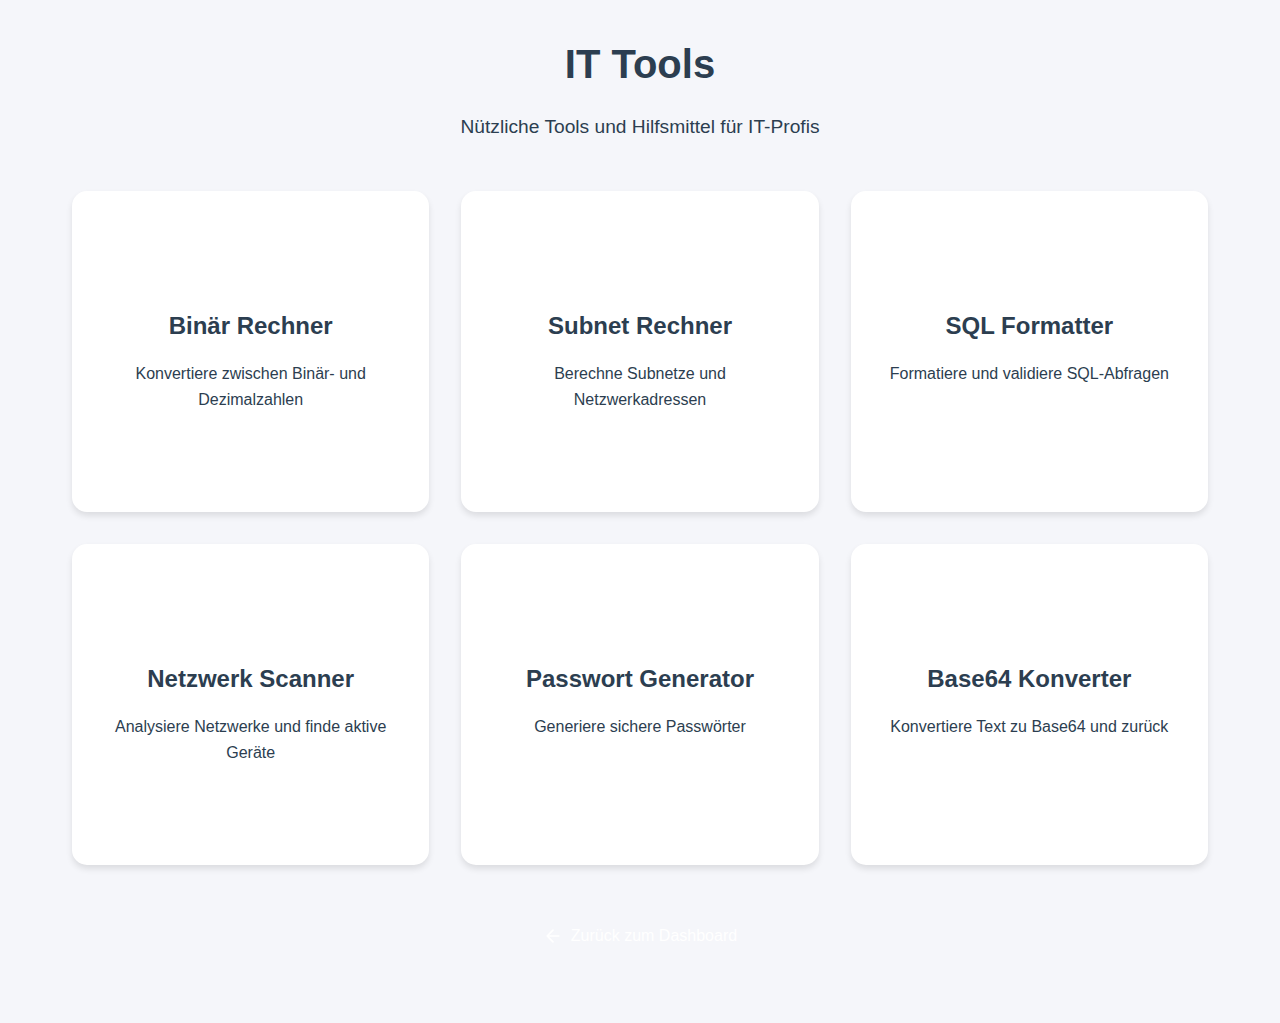
<file: tools.html>
<!DOCTYPE html>
<html lang="de">
<head>
    <meta charset="UTF-8">
    <meta name="viewport" content="width=device-width, initial-scale=1.0">
    <title>IT Tools - IT Learning Platform</title>
    <link rel="stylesheet" href="styles.css">
    <link rel="stylesheet" href="tools.css">
    <link href="https://fonts.googleapis.com/css2?family=Poppins:wght@300;400;500;600;700&display=swap" rel="stylesheet">
</head>
<body>
    <div class="tools-container">
        <!-- Header -->
        <header class="tools-header">
            <h1>IT Tools</h1>
            <p>Nützliche Tools und Hilfsmittel für IT-Profis</p>
        </header>

        <!-- Tools Grid -->
        <div class="tools-grid">
            <!-- Binary Calculator -->
            <div class="tool-card">
                <div class="tool-icon">
                    <svg xmlns="http://www.w3.org/2000/svg" width="24" height="24" viewBox="0 0 24 24" fill="none" stroke="currentColor" stroke-width="2" stroke-linecap="round" stroke-linejoin="round">
                        <path d="M12 2v20M2 12h20"></path>
                    </svg>
                </div>
                <h3>Binär Rechner</h3>
                <p>Konvertiere zwischen Binär- und Dezimalzahlen</p>
                <button class="tool-btn" onclick="openTool('binary-calculator')">Öffnen</button>
            </div>

            <!-- Subnet Calculator -->
            <div class="tool-card">
                <div class="tool-icon">
                    <svg xmlns="http://www.w3.org/2000/svg" width="24" height="24" viewBox="0 0 24 24" fill="none" stroke="currentColor" stroke-width="2" stroke-linecap="round" stroke-linejoin="round">
                        <rect x="3" y="3" width="7" height="7"></rect>
                        <rect x="14" y="3" width="7" height="7"></rect>
                        <rect x="14" y="14" width="7" height="7"></rect>
                        <rect x="3" y="14" width="7" height="7"></rect>
                    </svg>
                </div>
                <h3>Subnet Rechner</h3>
                <p>Berechne Subnetze und Netzwerkadressen</p>
                <button class="tool-btn" onclick="openTool('subnet-calculator')">Öffnen</button>
            </div>

            <!-- SQL Formatter -->
            <div class="tool-card">
                <div class="tool-icon">
                    <svg xmlns="http://www.w3.org/2000/svg" width="24" height="24" viewBox="0 0 24 24" fill="none" stroke="currentColor" stroke-width="2" stroke-linecap="round" stroke-linejoin="round">
                        <path d="M4 19.5A2.5 2.5 0 0 1 6.5 17H20"></path>
                        <path d="M6.5 2H20v20H6.5A2.5 2.5 0 0 1 4 19.5v-15A2.5 2.5 0 0 1 6.5 2z"></path>
                    </svg>
                </div>
                <h3>SQL Formatter</h3>
                <p>Formatiere und validiere SQL-Abfragen</p>
                <button class="tool-btn" onclick="openTool('sql-formatter')">Öffnen</button>
            </div>

            <!-- Network Scanner -->
            <div class="tool-card">
                <div class="tool-icon">
                    <svg xmlns="http://www.w3.org/2000/svg" width="24" height="24" viewBox="0 0 24 24" fill="none" stroke="currentColor" stroke-width="2" stroke-linecap="round" stroke-linejoin="round">
                        <circle cx="12" cy="12" r="10"></circle>
                        <line x1="2" y1="12" x2="22" y2="12"></line>
                        <path d="M12 2a15.3 15.3 0 0 1 4 10 15.3 15.3 0 0 1-4 10 15.3 15.3 0 0 1-4-10 15.3 15.3 0 0 1 4-10z"></path>
                    </svg>
                </div>
                <h3>Netzwerk Scanner</h3>
                <p>Analysiere Netzwerke und finde aktive Geräte</p>
                <button class="tool-btn" onclick="openTool('network-scanner')">Öffnen</button>
            </div>

            <!-- Password Generator -->
            <div class="tool-card">
                <div class="tool-icon">
                    <svg xmlns="http://www.w3.org/2000/svg" width="24" height="24" viewBox="0 0 24 24" fill="none" stroke="currentColor" stroke-width="2" stroke-linecap="round" stroke-linejoin="round">
                        <rect x="3" y="11" width="18" height="11" rx="2" ry="2"></rect>
                        <path d="M7 11V7a5 5 0 0 1 10 0v4"></path>
                    </svg>
                </div>
                <h3>Passwort Generator</h3>
                <p>Generiere sichere Passwörter</p>
                <button class="tool-btn" onclick="openTool('password-generator')">Öffnen</button>
            </div>

            <!-- Base64 Converter -->
            <div class="tool-card">
                <div class="tool-icon">
                    <svg xmlns="http://www.w3.org/2000/svg" width="24" height="24" viewBox="0 0 24 24" fill="none" stroke="currentColor" stroke-width="2" stroke-linecap="round" stroke-linejoin="round">
                        <path d="M4 19.5A2.5 2.5 0 0 1 6.5 17H20"></path>
                        <path d="M6.5 2H20v20H6.5A2.5 2.5 0 0 1 4 19.5v-15A2.5 2.5 0 0 1 6.5 2z"></path>
                        <path d="M8 7h8"></path>
                        <path d="M8 12h8"></path>
                        <path d="M8 17h8"></path>
                    </svg>
                </div>
                <h3>Base64 Konverter</h3>
                <p>Konvertiere Text zu Base64 und zurück</p>
                <button class="tool-btn" onclick="openTool('base64-converter')">Öffnen</button>
            </div>
        </div>

        <!-- Tool Modal -->
        <div id="toolModal" class="modal">
            <div class="modal-content">
                <span class="close-modal">&times;</span>
                <div id="toolContainer">
                    <!-- Tool content will be loaded here -->
                </div>
            </div>
        </div>

        <!-- Back to Dashboard Button -->
        <button class="back-btn" onclick="window.location.href='dashboard.html'">
            <svg xmlns="http://www.w3.org/2000/svg" width="24" height="24" viewBox="0 0 24 24" fill="none" stroke="currentColor" stroke-width="2" stroke-linecap="round" stroke-linejoin="round">
                <path d="M19 12H5M12 19l-7-7 7-7"></path>
            </svg>
            Zurück zum Dashboard
        </button>
    </div>

    <script src="tools.js"></script>
</body>
</html>
</file>
<file: styles.css>
/* CSS Variables */
:root {
    --primary-color: #4a90e2;
    --secondary-color: #2c3e50;
    --accent-color: #e74c3c;
    --background-color: #f5f6fa;
    --text-color: #2c3e50;
    --card-bg: #ffffff;
    --shadow: 0 4px 6px rgba(0, 0, 0, 0.1);
    --transition: all 0.3s ease;
    --gradient-start: #4a90e2;
    --gradient-end: #2c3e50;
}

/* Dark Mode Variables */
body.dark-mode {
    --primary-color: #64b5f6;
    --secondary-color: #34495e;
    --accent-color: #ff6b6b;
    --background-color: #1a1a1a;
    --text-color: #ecf0f1;
    --card-bg: #2d2d2d;
    --shadow: 0 4px 6px rgba(0, 0, 0, 0.3);
    --gradient-start: #2c3e50;
    --gradient-end: #1a1a1a;
}

/* Global Styles */
* {
    margin: 0;
    padding: 0;
    box-sizing: border-box;
}

body {
    font-family: 'Segoe UI', Tahoma, Geneva, Verdana, sans-serif;
    background-color: var(--background-color);
    color: var(--text-color);
    line-height: 1.6;
    transition: var(--transition);
}

/* Language Selector */
.language-selector {
    position: fixed;
    top: 20px;
    right: 20px;
    display: flex;
    gap: 0.5rem;
    background: var(--card-bg);
    padding: 0.5rem;
    border-radius: 10px;
    box-shadow: var(--shadow);
    z-index: 1000;
}

.lang-btn {
    background: none;
    border: none;
    font-size: 1.2rem;
    cursor: pointer;
    padding: 0.5rem;
    border-radius: 5px;
    transition: var(--transition);
}

.lang-btn:hover {
    background-color: var(--primary-color);
    color: white;
}

/* Login Container */
.login-container {
    min-height: 100vh;
    display: flex;
    flex-direction: column;
    justify-content: center;
    align-items: center;
    padding: 2rem;
    background: linear-gradient(135deg, var(--gradient-start), var(--gradient-end));
}

.login-container>div {
    background: var(--card-bg);
    padding: 2.5rem;
    border-radius: 15px;
    box-shadow: var(--shadow);
    width: 100%;
    max-width: 400px;
    animation: fadeIn 0.8s ease;
}

.login-header {
    text-align: center;
    margin-bottom: 2rem;
}

.login-header h1 {
    color: var(--primary-color);
    font-size: 2rem;
    margin-bottom: 0.5rem;
}

.login-header p {
    color: var(--text-color);
    opacity: 0.8;
}

/* Form Styles */
.form-group {
    margin-bottom: 1.5rem;
}

.form-group label {
    display: block;
    margin-bottom: 0.5rem;
    color: var(--text-color);
    font-weight: 500;
}

.form-group input {
    width: 100%;
    padding: 0.8rem;
    border: 2px solid #e1e1e1;
    border-radius: 8px;
    font-size: 1rem;
    transition: var(--transition);
    background: var(--card-bg);
    color: var(--text-color);
}

.form-group input:focus {
    outline: none;
    border-color: var(--primary-color);
    box-shadow: 0 0 0 3px rgba(74, 144, 226, 0.1);
}

.login-btn {
    width: 100%;
    padding: 1rem;
    background: var(--primary-color);
    color: white;
    border: none;
    border-radius: 8px;
    font-size: 1rem;
    font-weight: 600;
    cursor: pointer;
    transition: var(--transition);
}

.login-btn:hover {
    background: var(--secondary-color);
    transform: translateY(-2px);
}

/* Error Message */
.error-message {
    background: rgba(231, 76, 60, 0.1);
    color: var(--accent-color);
    padding: 1rem;
    border-radius: 8px;
    margin-bottom: 1rem;
    text-align: center;
    animation: shake 0.5s ease;
}

/* Login Footer */
.login-footer {
    text-align: center;
    margin-top: 2rem;
}

.login-footer p {
    margin: 0.5rem 0;
    color: var(--text-color);
    opacity: 0.8;
}

.login-footer p:hover {
    color: var(--primary-color);
    cursor: pointer;
}

/* Animations */
@keyframes fadeIn {
    from {
        opacity: 0;
        transform: translateY(-20px);
    }

    to {
        opacity: 1;
        transform: translateY(0);
    }
}

@keyframes shake {

    0%,
    100% {
        transform: translateX(0);
    }

    25% {
        transform: translateX(-5px);
    }

    75% {
        transform: translateX(5px);
    }
}

/* Responsive Design */
@media (max-width: 768px) {
    .login-container {
        padding: 1rem;
    }

    .login-container>div {
        padding: 2rem;
    }

    .language-selector {
        top: 10px;
        right: 10px;
    }

    .login-header h1 {
        font-size: 1.8rem;
    }
}

/* Dark Mode Support */
@media (prefers-color-scheme: dark) {
    :root {
        --background-color: #1a1a1a;
        --text-color: #ffffff;
        --card-bg: #2d2d2d;
    }
}

.logout-button {
    background-color: var(--accent-color);
    color: white;
    border: none;
    padding: 0.5rem 1rem;
    border-radius: 5px;
    cursor: pointer;
    transition: var(--transition);
    font-size: 0.9rem;
}

.logout-button:hover {
    background-color: #c0392b;
    transform: translateY(-2px);
}
</file>
<file: login.css>
/* Variables */
:root {
  --primary: #4a90e2;
  --secondary: #50c878;
  --accent: #ff6b6b;
  --text: #2c3e50;
  --text-light: #ffffff;
  --bg: #f8f9fa;
  --card-bg: #ffffff;
  --border: #e9ecef;
  --shadow: 0 4px 6px rgba(0, 0, 0, 0.1);
  --shadow-hover: 0 8px 15px rgba(0, 0, 0, 0.2);
}

/* Global Styles */
body {
  margin: 0;
  padding: 0;
  font-family: "Segoe UI", Tahoma, Geneva, Verdana, sans-serif;
  background: var(--bg);
  color: var(--text);
}

/* Login Container */
.login-container {
  min-height: 100vh;
  display: flex;
  align-items: center;
  justify-content: center;
  background: linear-gradient(135deg, #4a90e2 0%, #50c878 100%);
  padding: 2rem;
  position: relative;
  overflow: hidden;
}

/* Animated Background */
.login-container::before {
  content: "";
  position: absolute;
  top: 0;
  left: 0;
  right: 0;
  bottom: 0;
  background: url('data:image/svg+xml,<svg width="100" height="100" viewBox="0 0 100 100" xmlns="http://www.w3.org/2000/svg"><circle cx="50" cy="50" r="40" fill="rgba(255,255,255,0.1)"/></svg>')
    repeat;
  opacity: 0.1;
  animation: backgroundMove 20s linear infinite;
}

@keyframes backgroundMove {
  0% {
    background-position: 0 0;
  }
  100% {
    background-position: 100px 100px;
  }
}

/* Floating Elements */
.floating-elements {
  position: absolute;
  width: 100%;
  height: 100%;
  pointer-events: none;
}

.floating-element {
  position: absolute;
  background: rgba(255, 255, 255, 0.1);
  border-radius: 50%;
  animation: float 6s ease-in-out infinite;
}

.floating-element:nth-child(1) {
  width: 100px;
  height: 100px;
  top: 20%;
  left: 10%;
  animation-delay: 0s;
}

.floating-element:nth-child(2) {
  width: 150px;
  height: 150px;
  top: 60%;
  right: 15%;
  animation-delay: -2s;
}

.floating-element:nth-child(3) {
  width: 80px;
  height: 80px;
  bottom: 20%;
  left: 30%;
  animation-delay: -4s;
}

@keyframes float {
  0%,
  100% {
    transform: translate(0, 0) rotate(0deg);
  }
  50% {
    transform: translate(20px, 20px) rotate(180deg);
  }
}

/* Login Content */
.login-content {
  background: rgba(255, 255, 255, 0.95);
  backdrop-filter: blur(10px);
  padding: 2.5rem;
  border-radius: 20px;
  box-shadow: var(--shadow);
  width: 100%;
  max-width: 400px;
  text-align: center;
  position: relative;
  z-index: 1;
  transform: translateY(0);
  transition: transform 0.3s ease;
}

.login-content:hover {
  transform: translateY(-5px);
}

.login-content h1 {
  font-size: 2.5rem;
  margin-bottom: 1rem;
  color: var(--primary);
  font-weight: 700;
  text-shadow: 2px 2px 4px rgba(0, 0, 0, 0.1);
}

.login-content p {
  color: var(--text);
  font-size: 1.1rem;
  margin-bottom: 2rem;
  opacity: 0.8;
}

/* Form Styles */
.form-group {
  text-align: left;
  margin-bottom: 1.5rem;
}

.form-group label {
  display: block;
  margin-bottom: 0.5rem;
  font-size: 0.9rem;
  color: var(--text);
  font-weight: 500;
}

.form-group input {
  width: 100%;
  padding: 1rem;
  border: 2px solid var(--border);
  border-radius: 10px;
  background: white;
  color: var(--text);
  font-size: 1rem;
  transition: all 0.3s ease;
}

.form-group input:focus {
  outline: none;
  border-color: var(--primary);
  box-shadow: 0 0 0 3px rgba(74, 144, 226, 0.1);
}

.form-group.checkbox {
  display: flex;
  align-items: center;
  gap: 0.5rem;
}

.form-group.checkbox input {
  width: auto;
}

/* Buttons */
.login-btn,
.register-btn {
  width: 100%;
  padding: 1rem;
  border: none;
  border-radius: 10px;
  font-size: 1rem;
  font-weight: 600;
  cursor: pointer;
  transition: all 0.3s ease;
  text-transform: uppercase;
  letter-spacing: 1px;
}

.login-btn {
  background: var(--primary);
  color: white;
}

.login-btn:hover {
  background: #357abd;
  transform: translateY(-2px);
  box-shadow: var(--shadow-hover);
}

.register-btn {
  background: transparent;
  border: 2px solid var(--primary);
  color: var(--primary);
}

.register-btn:hover {
  background: var(--primary);
  color: white;
  transform: translateY(-2px);
  box-shadow: var(--shadow-hover);
}

/* Modal */
.modal {
  display: none;
  position: fixed;
  top: 0;
  left: 0;
  width: 100%;
  height: 100%;
  background: rgba(0, 0, 0, 0.5);
  backdrop-filter: blur(5px);
  z-index: 1000;
}

.modal-content {
  position: relative;
  background: white;
  padding: 2rem;
  border-radius: 20px;
  width: 90%;
  max-width: 400px;
  margin: 2rem auto;
  box-shadow: var(--shadow);
  animation: modalSlideIn 0.3s ease-out;
}

@keyframes modalSlideIn {
  from {
    transform: translateY(-20px);
    opacity: 0;
  }
  to {
    transform: translateY(0);
    opacity: 1;
  }
}

.close {
  position: absolute;
  top: 1rem;
  right: 1rem;
  font-size: 1.5rem;
  cursor: pointer;
  color: var(--text);
  transition: color 0.3s ease;
}

.close:hover {
  color: var(--accent);
}

/* Language Selector */
.language-selector {
  position: fixed;
  bottom: 2rem;
  right: 2rem;
  display: flex;
  gap: 0.5rem;
  z-index: 2;
}

.lang-btn {
  background: rgba(255, 255, 255, 0.9);
  border: none;
  padding: 0.5rem;
  border-radius: 8px;
  cursor: pointer;
  transition: all 0.3s ease;
  box-shadow: var(--shadow);
}

.lang-btn:hover {
  transform: translateY(-2px);
  box-shadow: var(--shadow-hover);
}

.lang-btn.active {
  background: var(--primary);
  color: white;
}

/* Notifications */
.notification {
  position: fixed;
  top: 2rem;
  right: 2rem;
  padding: 1rem 2rem;
  border-radius: 10px;
  background: white;
  color: var(--text);
  box-shadow: var(--shadow);
  transform: translateX(120%);
  transition: transform 0.3s ease;
  z-index: 1000;
  animation: slideIn 0.3s ease-out;
}

@keyframes slideIn {
  to {
    transform: translateX(0);
  }
}

.notification.success {
  background: var(--secondary);
  color: white;
}

.notification.error {
  background: var(--accent);
  color: white;
}

/* Responsive Design */
@media (max-width: 480px) {
  .login-container {
    padding: 1rem;
  }

  .login-content {
    padding: 2rem;
  }

  .login-content h1 {
    font-size: 2rem;
  }

  .language-selector {
    bottom: 1rem;
    right: 1rem;
  }

  .modal-content {
    margin: 1rem;
    padding: 1.5rem;
  }
}

/* Dark Mode */
@media (prefers-color-scheme: dark) {
  :root {
    --text: #ffffff;
    --text-light: #ffffff;
    --bg: #1a1a1a;
    --card-bg: #2d2d2d;
    --border: #404040;
  }

  .login-content,
  .modal-content {
    background: rgba(45, 45, 45, 0.95);
  }

  .form-group input {
    background: rgba(255, 255, 255, 0.1);
    color: var(--text-light);
  }

  .form-group input:focus {
    background: rgba(255, 255, 255, 0.15);
  }

  .lang-btn {
    background: rgba(45, 45, 45, 0.9);
  }
}
</file>
<file: admin.css>
/* Variables */
:root {
    --primary: #4a90e2;
    --secondary: #50c878;
    --accent: #ff6b6b;
    --text: #2c3e50;
    --text-light: #ffffff;
    --bg: #f8f9fa;
    --card-bg: #ffffff;
    --border: #e9ecef;
    --shadow: 0 4px 6px rgba(0, 0, 0, 0.1);
    --shadow-hover: 0 8px 15px rgba(0, 0, 0, 0.2);
    --sidebar-width: 250px;
    --gradient-primary: linear-gradient(135deg, #4a90e2 0%, #357abd 100%);
    --gradient-secondary: linear-gradient(135deg, #50c878 0%, #3da066 100%);
    --gradient-accent: linear-gradient(135deg, #ff6b6b 0%, #ff5252 100%);
}

/* Global Styles */
body {
    margin: 0;
    padding: 0;
    font-family: 'Poppins', sans-serif;
    background: var(--bg);
    color: var(--text);
    transition: all 0.3s ease;
}

/* Admin Container */
.admin-container {
    display: flex;
    min-height: 100vh;
    position: relative;
    overflow-x: hidden;
}

/* Sidebar */
.sidebar {
    width: var(--sidebar-width);
    background: var(--card-bg);
    border-right: 1px solid var(--border);
    display: flex;
    flex-direction: column;
    position: fixed;
    height: 100vh;
    overflow-y: auto;
    transition: all 0.3s ease;
    box-shadow: var(--shadow);
}

.sidebar-header {
    padding: 1.5rem;
    border-bottom: 1px solid var(--border);
    background: var(--gradient-primary);
    color: var(--text-light);
}

.sidebar-header h2 {
    margin: 0;
    font-size: 1.5rem;
    font-weight: 600;
}

.sidebar-menu {
    list-style: none;
    padding: 0;
    margin: 0;
    flex: 1;
}

.sidebar-menu li {
    margin: 0.5rem 0;
}

.sidebar-menu a {
    display: flex;
    align-items: center;
    padding: 1rem 1.5rem;
    color: var(--text);
    text-decoration: none;
    transition: all 0.3s ease;
    border-radius: 8px;
    margin: 0 0.5rem;
}

.sidebar-menu a svg {
    margin-right: 1rem;
    transition: all 0.3s ease;
}

.sidebar-menu li.active a,
.sidebar-menu a:hover {
    background: var(--gradient-primary);
    color: var(--text-light);
    transform: translateX(5px);
}

.sidebar-menu a:hover svg {
    transform: scale(1.1);
}

.sidebar-footer {
    padding: 1.5rem;
    border-top: 1px solid var(--border);
}

.logout-btn {
    display: flex;
    align-items: center;
    width: 100%;
    padding: 0.8rem;
    background: transparent;
    border: 1px solid var(--accent);
    color: var(--accent);
    border-radius: 8px;
    cursor: pointer;
    transition: all 0.3s ease;
}

.logout-btn svg {
    margin-right: 0.5rem;
    transition: all 0.3s ease;
}

.logout-btn:hover {
    background: var(--gradient-accent);
    color: white;
    transform: translateY(-2px);
}

.logout-btn:hover svg {
    transform: translateX(3px);
}

/* Main Content */
.main-content {
    flex: 1;
    margin-left: var(--sidebar-width);
    padding: 2rem;
    transition: all 0.3s ease;
}

/* Top Bar */
.top-bar {
    display: flex;
    justify-content: space-between;
    align-items: center;
    margin-bottom: 2rem;
    background: var(--card-bg);
    padding: 1rem;
    border-radius: 12px;
    box-shadow: var(--shadow);
}

.search-bar {
    display: flex;
    align-items: center;
    background: var(--bg);
    border: 1px solid var(--border);
    border-radius: 8px;
    padding: 0.5rem 1rem;
    width: 300px;
    transition: all 0.3s ease;
}

.search-bar:focus-within {
    box-shadow: 0 0 0 2px var(--primary);
    border-color: var(--primary);
}

.search-bar input {
    border: none;
    outline: none;
    width: 100%;
    margin-right: 0.5rem;
    font-size: 0.9rem;
    background: transparent;
}

.search-bar svg {
    color: var(--text);
    opacity: 0.5;
}

.user-menu {
    display: flex;
    align-items: center;
    gap: 1rem;
}

.admin-name {
    font-weight: 500;
    color: var(--text);
}

.theme-toggle {
    background: none;
    border: none;
    cursor: pointer;
    padding: 0.5rem;
    border-radius: 50%;
    transition: all 0.3s ease;
    color: var(--text);
}

.theme-toggle:hover {
    background: var(--bg);
    transform: rotate(180deg);
}

/* Dashboard Content */
.dashboard-content h1 {
    margin: 0 0 2rem 0;
    font-size: 2rem;
    color: var(--text);
    position: relative;
    display: inline-block;
}

.dashboard-content h1::after {
    content: '';
    position: absolute;
    bottom: -5px;
    left: 0;
    width: 50px;
    height: 3px;
    background: var(--gradient-primary);
    border-radius: 3px;
}

/* Stats Grid */
.stats-grid {
    display: grid;
    grid-template-columns: repeat(auto-fit, minmax(250px, 1fr));
    gap: 1.5rem;
    margin-bottom: 2rem;
}

.stat-card {
    background: var(--card-bg);
    padding: 1.5rem;
    border-radius: 12px;
    box-shadow: var(--shadow);
    display: flex;
    align-items: center;
    gap: 1rem;
    transition: all 0.3s ease;
    cursor: pointer;
    position: relative;
    overflow: hidden;
}

.stat-card::before {
    content: '';
    position: absolute;
    top: 0;
    left: 0;
    width: 100%;
    height: 100%;
    background: var(--gradient-primary);
    opacity: 0;
    transition: all 0.3s ease;
    z-index: 0;
}

.stat-card:hover {
    transform: translateY(-5px);
    box-shadow: var(--shadow-hover);
}

.stat-card:hover::before {
    opacity: 0.1;
}

.stat-icon {
    width: 48px;
    height: 48px;
    background: var(--gradient-primary);
    border-radius: 12px;
    display: flex;
    align-items: center;
    justify-content: center;
    color: var(--text-light);
    position: relative;
    z-index: 1;
}

.stat-info {
    position: relative;
    z-index: 1;
}

.stat-info h3 {
    margin: 0;
    font-size: 0.9rem;
    color: var(--text);
    opacity: 0.8;
}

.stat-info p {
    margin: 0.5rem 0 0 0;
    font-size: 1.5rem;
    font-weight: 600;
    color: var(--text);
}

/* Recent Activity */
.recent-activity {
    background: var(--card-bg);
    padding: 1.5rem;
    border-radius: 12px;
    box-shadow: var(--shadow);
}

.recent-activity h2 {
    margin: 0 0 1.5rem 0;
    font-size: 1.2rem;
    color: var(--text);
    position: relative;
    display: inline-block;
}

.recent-activity h2::after {
    content: '';
    position: absolute;
    bottom: -5px;
    left: 0;
    width: 30px;
    height: 2px;
    background: var(--gradient-primary);
    border-radius: 2px;
}

.activity-list {
    display: flex;
    flex-direction: column;
    gap: 1rem;
}

.activity-item {
    display: flex;
    align-items: center;
    gap: 1rem;
    padding: 1rem;
    background: var(--bg);
    border-radius: 8px;
    transition: all 0.3s ease;
    cursor: pointer;
}

.activity-item:hover {
    transform: translateX(5px);
    box-shadow: var(--shadow);
    background: var(--gradient-primary);
    color: var(--text-light);
}

.activity-icon {
    width: 40px;
    height: 40px;
    background: var(--gradient-primary);
    border-radius: 8px;
    display: flex;
    align-items: center;
    justify-content: center;
    color: var(--text-light);
}

.activity-info h4 {
    margin: 0;
    font-size: 0.9rem;
    color: inherit;
}

.activity-info p {
    margin: 0.25rem 0 0 0;
    font-size: 0.8rem;
    opacity: 0.8;
    color: inherit;
}

/* Responsive Design */
@media (max-width: 768px) {
    .sidebar {
        transform: translateX(-100%);
        position: fixed;
        z-index: 1000;
        transition: transform 0.3s ease;
    }

    .sidebar.active {
        transform: translateX(0);
    }

    .main-content {
        margin-left: 0;
    }

    .stats-grid {
        grid-template-columns: 1fr;
    }

    .search-bar {
        width: 200px;
    }
}

/* Dark Mode */
@media (prefers-color-scheme: dark) {
    :root {
        --text: #ffffff;
        --text-light: #ffffff;
        --bg: #1a1a1a;
        --card-bg: #2d2d2d;
        --border: #404040;
    }

    .sidebar-menu a:hover,
    .sidebar-menu li.active a {
        background: var(--gradient-primary);
    }

    .search-bar {
        background: rgba(255, 255, 255, 0.1);
    }

    .search-bar input {
        color: var(--text-light);
    }

    .theme-toggle:hover {
        background: rgba(255, 255, 255, 0.1);
    }

    .activity-item {
        background: rgba(255, 255, 255, 0.05);
    }

    .activity-item:hover {
        background: var(--gradient-primary);
    }
}

/* Section Titles */
.section-title {
    margin: 2rem 0 1rem;
    padding-bottom: 0.5rem;
    border-bottom: 1px solid var(--border-color);
}

.section-title h3 {
    font-size: 1.2rem;
    color: var(--text-color);
    font-weight: 600;
}

/* Resource Grid */
.resource-grid {
    display: grid;
    grid-template-columns: repeat(auto-fill, minmax(200px, 1fr));
    gap: 1rem;
    margin-bottom: 2rem;
}

.resource-card {
    display: flex;
    flex-direction: column;
    align-items: center;
    padding: 1.5rem;
    background: var(--card-bg);
    border-radius: 12px;
    text-decoration: none;
    color: var(--text-color);
    transition: all 0.3s ease;
    border: 1px solid var(--border-color);
}

.resource-card:hover {
    transform: translateY(-2px);
    box-shadow: 0 4px 12px rgba(0, 0, 0, 0.1);
    border-color: var(--primary);
}

.resource-icon {
    width: 48px;
    height: 48px;
    display: flex;
    align-items: center;
    justify-content: center;
    background: var(--primary-gradient);
    border-radius: 12px;
    margin-bottom: 1rem;
    color: white;
}

.resource-card span {
    font-size: 0.9rem;
    font-weight: 500;
    text-align: center;
}

/* Dark Mode Adjustments */
.dark-mode .resource-card {
    background: var(--card-bg-dark);
    border-color: var(--border-color-dark);
}

.dark-mode .resource-card:hover {
    border-color: var(--primary);
}
</file>
<file: games.css>
/* Game Section Styles */
.game-section {
    padding: 2rem;
    margin: 2rem 0;
    background: var(--card-bg);
    border-radius: 10px;
    box-shadow: var(--shadow);
}

.game-controls {
    display: flex;
    gap: 1rem;
    margin-bottom: 2rem;
}

/* Memory Game Styles */
.memory-grid {
    display: grid;
    grid-template-columns: repeat(4, 1fr);
    gap: 1rem;
    margin: 2rem 0;
}

.memory-card {
    aspect-ratio: 1;
    background: var(--primary);
    border-radius: 10px;
    cursor: pointer;
    display: flex;
    align-items: center;
    justify-content: center;
    font-size: 2rem;
    color: white;
    transition: transform 0.3s ease;
}

.memory-card:hover {
    transform: scale(1.05);
}

.memory-card.flipped {
    background: var(--secondary);
    transform: rotateY(180deg);
}

.memory-stats {
    display: flex;
    justify-content: space-between;
    margin-top: 1rem;
    font-size: 1.1rem;
}

/* Quiz Styles */
.quiz-container {
    max-width: 800px;
    margin: 0 auto;
    padding: 2rem;
    background: var(--card-bg);
    border-radius: 10px;
    box-shadow: var(--shadow);
}

.quiz-question {
    font-size: 1.5rem;
    margin-bottom: 2rem;
    text-align: center;
}

.quiz-options {
    display: grid;
    grid-template-columns: repeat(2, 1fr);
    gap: 1rem;
    margin-bottom: 2rem;
}

.quiz-option {
    padding: 1rem;
    background: var(--primary);
    color: white;
    border: none;
    border-radius: 5px;
    cursor: pointer;
    transition: background-color 0.3s ease;
}

.quiz-option:hover {
    background: var(--secondary);
}

.quiz-option.correct {
    background: #4CAF50;
}

.quiz-option.incorrect {
    background: #f44336;
}

.quiz-feedback {
    text-align: center;
    margin: 1rem 0;
    font-size: 1.2rem;
}

.quiz-stats {
    display: flex;
    justify-content: space-between;
    margin-top: 1rem;
    font-size: 1.1rem;
}

/* Exercise Styles */
.exercise-container {
    max-width: 800px;
    margin: 0 auto;
    padding: 2rem;
    background: var(--card-bg);
    border-radius: 10px;
    box-shadow: var(--shadow);
}

.exercise-content {
    margin-bottom: 2rem;
}

.exercise-input {
    width: 100%;
    padding: 1rem;
    margin: 1rem 0;
    border: 2px solid var(--primary);
    border-radius: 5px;
    font-size: 1rem;
}

.exercise-feedback {
    text-align: center;
    margin: 1rem 0;
    font-size: 1.2rem;
}

.exercise-stats {
    display: flex;
    justify-content: space-between;
    margin-top: 1rem;
    font-size: 1.1rem;
}

/* Stats Section Styles */
.stats-section {
    padding: 2rem;
    margin: 2rem 0;
    background: var(--card-bg);
    border-radius: 10px;
    box-shadow: var(--shadow);
}

.stats-grid {
    display: grid;
    grid-template-columns: repeat(auto-fit, minmax(250px, 1fr));
    gap: 2rem;
    margin-top: 2rem;
}

.stat-card {
    padding: 1.5rem;
    background: var(--primary);
    color: white;
    border-radius: 10px;
    text-align: center;
}

.stat-card h3 {
    margin-bottom: 1rem;
    font-size: 1.5rem;
}

.stat-card p {
    margin: 0.5rem 0;
    font-size: 1.1rem;
}

/* Responsive Design */
@media (max-width: 768px) {
    .memory-grid {
        grid-template-columns: repeat(2, 1fr);
    }

    .quiz-options {
        grid-template-columns: 1fr;
    }

    .game-controls {
        flex-direction: column;
    }

    .stats-grid {
        grid-template-columns: 1fr;
    }
}

/* Animations */
@keyframes flip {
    from {
        transform: rotateY(0deg);
    }

    to {
        transform: rotateY(180deg);
    }
}

.memory-card.flipped {
    animation: flip 0.6s ease-in-out;
}

@keyframes fadeIn {
    from {
        opacity: 0;
        transform: translateY(20px);
    }

    to {
        opacity: 1;
        transform: translateY(0);
    }
}

.quiz-question,
.exercise-content {
    animation: fadeIn 0.5s ease-out;
}
</file>
<file: prefix.css>
/* Hero Section */
.hero-section {
    padding: 6rem 2rem 4rem;
    background: linear-gradient(135deg, var(--gradient-start), var(--gradient-end));
    color: white;
    text-align: center;
}

.hero-content {
    max-width: 800px;
    margin: 0 auto;
}

.hero-content h1 {
    font-size: 2.5rem;
    margin-bottom: 1rem;
}

.hero-content p {
    font-size: 1.2rem;
    margin-bottom: 2rem;
}

/* Theory Section */
.theory-section {
    padding: 4rem 2rem;
    background: var(--background-color);
}

.theory-section h2 {
    text-align: center;
    font-size: 2rem;
    margin-bottom: 3rem;
}

.theory-grid {
    display: grid;
    grid-template-columns: repeat(auto-fit, minmax(300px, 1fr));
    gap: 2rem;
    max-width: 1200px;
    margin: 0 auto;
}

.theory-card {
    background: var(--card-bg);
    padding: 2rem;
    border-radius: 15px;
    box-shadow: var(--shadow);
    transition: var(--transition);
}

.theory-card:hover {
    transform: translateY(-5px);
}

.theory-card h3 {
    color: var(--primary-color);
    margin-bottom: 1rem;
}

.theory-content {
    margin: 1.5rem 0;
}

.theory-content pre {
    background: var(--background-color);
    padding: 1rem;
    border-radius: 8px;
    overflow-x: auto;
    margin-bottom: 1rem;
}

.theory-content code {
    font-family: 'Courier New', Courier, monospace;
    color: var(--accent-color);
}

.theory-btn {
    width: 100%;
    padding: 0.8rem;
    border: none;
    border-radius: 8px;
    background: var(--primary-color);
    color: white;
    cursor: pointer;
    transition: var(--transition);
}

.theory-btn:hover {
    background: var(--secondary-color);
}

/* Calculator Section */
.calculator-section {
    padding: 4rem 2rem;
    background: var(--card-bg);
}

.calculator-section h2 {
    text-align: center;
    font-size: 2rem;
    margin-bottom: 3rem;
}

.calculator-container {
    max-width: 800px;
    margin: 0 auto;
    background: var(--background-color);
    padding: 2rem;
    border-radius: 15px;
    box-shadow: var(--shadow);
}

.input-group {
    margin-bottom: 1.5rem;
}

.input-group label {
    display: block;
    margin-bottom: 0.5rem;
    color: var(--text-color);
}

.input-group input {
    width: 100%;
    padding: 0.8rem;
    border: 2px solid var(--primary-color);
    border-radius: 8px;
    background: var(--card-bg);
    color: var(--text-color);
    font-family: 'Courier New', Courier, monospace;
}

.input-group input:focus {
    outline: none;
    border-color: var(--accent-color);
}

.calculate-btn {
    width: 100%;
    padding: 1rem;
    border: none;
    border-radius: 8px;
    background: var(--primary-color);
    color: white;
    font-size: 1.1rem;
    cursor: pointer;
    transition: var(--transition);
    margin-bottom: 2rem;
}

.calculate-btn:hover {
    background: var(--secondary-color);
}

.result-container {
    background: var(--card-bg);
    padding: 1.5rem;
    border-radius: 8px;
}

.result-container h3 {
    color: var(--primary-color);
    margin-bottom: 1rem;
}

.result-grid {
    display: grid;
    gap: 1rem;
}

.result-item {
    display: flex;
    justify-content: space-between;
    align-items: center;
    padding: 0.5rem;
    background: var(--background-color);
    border-radius: 4px;
}

.result-label {
    color: var(--text-color);
    font-weight: 500;
}

.result-value {
    color: var(--accent-color);
    font-family: 'Courier New', Courier, monospace;
}

/* Practice Section */
.practice-section {
    padding: 4rem 2rem;
    background: var(--background-color);
}

.practice-section h2 {
    text-align: center;
    font-size: 2rem;
    margin-bottom: 3rem;
}

.practice-container {
    max-width: 1200px;
    margin: 0 auto;
    display: grid;
    gap: 2rem;
}

.exercise-card {
    background: var(--card-bg);
    padding: 2rem;
    border-radius: 15px;
    box-shadow: var(--shadow);
}

.exercise-card h3 {
    color: var(--primary-color);
    margin-bottom: 1rem;
}

.hint-btn {
    padding: 0.5rem 1rem;
    border: none;
    border-radius: 5px;
    background: var(--accent-color);
    color: white;
    cursor: pointer;
    transition: var(--transition);
    margin-top: 1rem;
}

.hint-btn:hover {
    background: var(--primary-color);
}

.hint-content {
    margin-top: 1rem;
    padding: 1rem;
    background: var(--background-color);
    border-radius: 8px;
}

/* Quiz Section */
.quiz-section {
    padding: 4rem 2rem;
    background: var(--card-bg);
}

.quiz-section h2 {
    text-align: center;
    font-size: 2rem;
    margin-bottom: 3rem;
}

.quiz-container {
    max-width: 800px;
    margin: 0 auto;
    background: var(--background-color);
    padding: 2rem;
    border-radius: 15px;
    box-shadow: var(--shadow);
}

.quiz-question h3 {
    color: var(--primary-color);
    margin-bottom: 2rem;
}

.quiz-options {
    display: grid;
    gap: 1rem;
}

.quiz-option {
    padding: 1rem;
    border: 2px solid var(--primary-color);
    border-radius: 8px;
    background: none;
    color: var(--text-color);
    cursor: pointer;
    transition: var(--transition);
    text-align: left;
}

.quiz-option:hover {
    background: var(--primary-color);
    color: white;
}

.quiz-feedback {
    margin-top: 2rem;
    padding: 1rem;
    border-radius: 8px;
    display: none;
}

.quiz-feedback.correct {
    background: var(--success-color);
    color: white;
    display: block;
}

.quiz-feedback.incorrect {
    background: var(--error-color);
    color: white;
    display: block;
}

.quiz-progress {
    margin-top: 2rem;
    text-align: center;
}

/* Responsive Design */
@media (max-width: 768px) {
    .hero-section {
        padding: 4rem 1rem 2rem;
    }

    .hero-content h1 {
        font-size: 2rem;
    }

    .calculator-container {
        padding: 1rem;
    }

    .theory-grid {
        grid-template-columns: 1fr;
    }

    .result-grid {
        grid-template-columns: 1fr;
    }
}

/* Animations */
@keyframes fadeInUp {
    from {
        opacity: 0;
        transform: translateY(20px);
    }

    to {
        opacity: 1;
        transform: translateY(0);
    }
}

.theory-card,
.exercise-card,
.quiz-container {
    animation: fadeInUp 0.5s ease-out;
}
</file>
<file: sql.css>
/* Hero Section */
.hero-section {
    padding: 6rem 2rem 4rem;
    background: linear-gradient(135deg, var(--gradient-start), var(--gradient-end));
    color: white;
    text-align: center;
}

.hero-content {
    max-width: 800px;
    margin: 0 auto;
}

.hero-content h1 {
    font-size: 2.5rem;
    margin-bottom: 1rem;
}

.hero-content p {
    font-size: 1.2rem;
    margin-bottom: 2rem;
}

/* Theory Section */
.theory-section {
    padding: 4rem 2rem;
    background: var(--background-color);
}

.theory-section h2 {
    text-align: center;
    font-size: 2rem;
    margin-bottom: 3rem;
}

.theory-grid {
    display: grid;
    grid-template-columns: repeat(auto-fit, minmax(300px, 1fr));
    gap: 2rem;
    max-width: 1200px;
    margin: 0 auto;
}

.theory-card {
    background: var(--card-bg);
    padding: 2rem;
    border-radius: 15px;
    box-shadow: var(--shadow);
    transition: var(--transition);
}

.theory-card:hover {
    transform: translateY(-5px);
}

.theory-card h3 {
    color: var(--primary-color);
    margin-bottom: 1rem;
}

.theory-content {
    margin: 1.5rem 0;
}

.theory-content pre {
    background: var(--background-color);
    padding: 1rem;
    border-radius: 8px;
    overflow-x: auto;
    margin-bottom: 1rem;
}

.theory-content code {
    font-family: 'Courier New', Courier, monospace;
    color: var(--accent-color);
}

.theory-btn {
    width: 100%;
    padding: 0.8rem;
    border: none;
    border-radius: 8px;
    background: var(--primary-color);
    color: white;
    cursor: pointer;
    transition: var(--transition);
}

.theory-btn:hover {
    background: var(--secondary-color);
}

/* Practice Section */
.practice-section {
    padding: 4rem 2rem;
    background: var(--card-bg);
}

.practice-section h2 {
    text-align: center;
    font-size: 2rem;
    margin-bottom: 3rem;
}

.practice-container {
    display: grid;
    grid-template-columns: 1fr 1fr;
    gap: 2rem;
    max-width: 1200px;
    margin: 0 auto;
}

.sql-editor {
    background: var(--background-color);
    border-radius: 15px;
    box-shadow: var(--shadow);
    overflow: hidden;
}

.editor-header {
    padding: 1rem;
    background: var(--primary-color);
    color: white;
    display: flex;
    justify-content: space-between;
    align-items: center;
}

.editor-header h3 {
    margin: 0;
}

.run-btn {
    padding: 0.5rem 1rem;
    border: none;
    border-radius: 5px;
    background: white;
    color: var(--primary-color);
    cursor: pointer;
    transition: var(--transition);
}

.run-btn:hover {
    background: var(--accent-color);
    color: white;
}

#sql-input {
    width: 100%;
    height: 300px;
    padding: 1rem;
    border: none;
    background: var(--background-color);
    color: var(--text-color);
    font-family: 'Courier New', Courier, monospace;
    resize: vertical;
}

.editor-footer {
    padding: 1rem;
    display: flex;
    gap: 1rem;
}

.clear-btn,
.format-btn {
    padding: 0.5rem 1rem;
    border: none;
    border-radius: 5px;
    background: var(--secondary-color);
    color: white;
    cursor: pointer;
    transition: var(--transition);
}

.clear-btn:hover,
.format-btn:hover {
    background: var(--primary-color);
}

.result-container {
    background: var(--background-color);
    border-radius: 15px;
    box-shadow: var(--shadow);
    padding: 1rem;
}

.query-result {
    margin-top: 1rem;
    padding: 1rem;
    background: var(--card-bg);
    border-radius: 8px;
    min-height: 300px;
}

.exercise-list {
    max-width: 1200px;
    margin: 3rem auto 0;
}

.exercise-card {
    background: var(--card-bg);
    padding: 2rem;
    border-radius: 15px;
    box-shadow: var(--shadow);
    margin-bottom: 2rem;
}

.exercise-card h4 {
    color: var(--primary-color);
    margin-bottom: 1rem;
}

.hint-btn {
    padding: 0.5rem 1rem;
    border: none;
    border-radius: 5px;
    background: var(--accent-color);
    color: white;
    cursor: pointer;
    transition: var(--transition);
    margin-top: 1rem;
}

.hint-btn:hover {
    background: var(--primary-color);
}

.hint-content {
    margin-top: 1rem;
    padding: 1rem;
    background: var(--background-color);
    border-radius: 8px;
}

/* Quiz Section */
.quiz-section {
    padding: 4rem 2rem;
    background: var(--background-color);
}

.quiz-section h2 {
    text-align: center;
    font-size: 2rem;
    margin-bottom: 3rem;
}

.quiz-container {
    max-width: 800px;
    margin: 0 auto;
    background: var(--card-bg);
    padding: 2rem;
    border-radius: 15px;
    box-shadow: var(--shadow);
}

.quiz-question h3 {
    color: var(--primary-color);
    margin-bottom: 2rem;
}

.quiz-options {
    display: grid;
    gap: 1rem;
}

.quiz-option {
    padding: 1rem;
    border: 2px solid var(--primary-color);
    border-radius: 8px;
    background: none;
    color: var(--text-color);
    cursor: pointer;
    transition: var(--transition);
    text-align: left;
}

.quiz-option:hover {
    background: var(--primary-color);
    color: white;
}

.quiz-feedback {
    margin-top: 2rem;
    padding: 1rem;
    border-radius: 8px;
    display: none;
}

.quiz-feedback.correct {
    background: var(--success-color);
    color: white;
    display: block;
}

.quiz-feedback.incorrect {
    background: var(--error-color);
    color: white;
    display: block;
}

.quiz-progress {
    margin-top: 2rem;
    text-align: center;
}

/* Responsive Design */
@media (max-width: 768px) {
    .hero-section {
        padding: 4rem 1rem 2rem;
    }

    .hero-content h1 {
        font-size: 2rem;
    }

    .practice-container {
        grid-template-columns: 1fr;
    }

    .theory-grid {
        grid-template-columns: 1fr;
    }
}

/* Animations */
@keyframes fadeInUp {
    from {
        opacity: 0;
        transform: translateY(20px);
    }

    to {
        opacity: 1;
        transform: translateY(0);
    }
}

.theory-card,
.exercise-card,
.quiz-container {
    animation: fadeInUp 0.5s ease-out;
}
</file>
<file: subnetting.css>
/* Hero Section */
.hero-section {
    padding: 6rem 2rem 4rem;
    background: linear-gradient(135deg, var(--gradient-start), var(--gradient-end));
    color: white;
    text-align: center;
}

.hero-content {
    max-width: 800px;
    margin: 0 auto;
}

.hero-content h1 {
    font-size: 2.5rem;
    margin-bottom: 1rem;
}

.hero-content p {
    font-size: 1.2rem;
    margin-bottom: 2rem;
}

/* Theory Section */
.theory-section {
    padding: 4rem 2rem;
    background: var(--background-color);
}

.theory-section h2 {
    text-align: center;
    font-size: 2rem;
    margin-bottom: 3rem;
}

.theory-grid {
    display: grid;
    grid-template-columns: repeat(auto-fit, minmax(300px, 1fr));
    gap: 2rem;
    max-width: 1200px;
    margin: 0 auto;
}

.theory-card {
    background: var(--card-bg);
    padding: 2rem;
    border-radius: 15px;
    box-shadow: var(--shadow);
    transition: var(--transition);
}

.theory-card:hover {
    transform: translateY(-5px);
}

.theory-card h3 {
    color: var(--primary-color);
    margin-bottom: 1rem;
}

.theory-content {
    margin: 1.5rem 0;
}

.theory-content pre {
    background: var(--background-color);
    padding: 1rem;
    border-radius: 8px;
    overflow-x: auto;
    margin-bottom: 1rem;
}

.theory-content code {
    font-family: 'Courier New', Courier, monospace;
    color: var(--accent-color);
}

.theory-btn {
    width: 100%;
    padding: 0.8rem;
    border: none;
    border-radius: 8px;
    background: var(--primary-color);
    color: white;
    cursor: pointer;
    transition: var(--transition);
}

.theory-btn:hover {
    background: var(--secondary-color);
}

/* Calculator Section */
.calculator-section {
    padding: 4rem 2rem;
    background: var(--card-bg);
}

.calculator-section h2 {
    text-align: center;
    font-size: 2rem;
    margin-bottom: 3rem;
}

.calculator-container {
    max-width: 800px;
    margin: 0 auto;
    background: var(--background-color);
    padding: 2rem;
    border-radius: 15px;
    box-shadow: var(--shadow);
}

.input-group {
    margin-bottom: 1.5rem;
}

.input-group label {
    display: block;
    margin-bottom: 0.5rem;
    color: var(--text-color);
}

.input-group input {
    width: 100%;
    padding: 0.8rem;
    border: 2px solid var(--primary-color);
    border-radius: 8px;
    background: var(--card-bg);
    color: var(--text-color);
    font-family: 'Courier New', Courier, monospace;
}

.input-group input:focus {
    outline: none;
    border-color: var(--accent-color);
}

.calculate-btn {
    width: 100%;
    padding: 1rem;
    border: none;
    border-radius: 8px;
    background: var(--primary-color);
    color: white;
    font-size: 1.1rem;
    cursor: pointer;
    transition: var(--transition);
    margin-bottom: 2rem;
}

.calculate-btn:hover {
    background: var(--secondary-color);
}

.result-container {
    background: var(--card-bg);
    padding: 1.5rem;
    border-radius: 8px;
}

.result-container h3 {
    color: var(--primary-color);
    margin-bottom: 1rem;
}

.calculation-result {
    display: grid;
    gap: 1rem;
}

.result-item {
    display: flex;
    justify-content: space-between;
    align-items: center;
    padding: 0.5rem;
    background: var(--background-color);
    border-radius: 4px;
}

.result-item .label {
    color: var(--text-color);
    font-weight: 500;
}

.result-item .value {
    color: var(--accent-color);
    font-family: 'Courier New', Courier, monospace;
}

/* Practice Section */
.practice-section {
    padding: 4rem 2rem;
    background: var(--background-color);
}

.practice-section h2 {
    text-align: center;
    font-size: 2rem;
    margin-bottom: 3rem;
}

.practice-container {
    max-width: 1200px;
    margin: 0 auto;
    display: grid;
    gap: 2rem;
}

.exercise-card {
    background: var(--card-bg);
    padding: 2rem;
    border-radius: 15px;
    box-shadow: var(--shadow);
}

.exercise-card h3 {
    color: var(--primary-color);
    margin-bottom: 1rem;
}

.hint-btn {
    padding: 0.5rem 1rem;
    border: none;
    border-radius: 5px;
    background: var(--accent-color);
    color: white;
    cursor: pointer;
    transition: var(--transition);
    margin-top: 1rem;
}

.hint-btn:hover {
    background: var(--primary-color);
}

.hint-content {
    margin-top: 1rem;
    padding: 1rem;
    background: var(--background-color);
    border-radius: 8px;
}

/* Quiz Section */
.quiz-section {
    padding: 4rem 2rem;
    background: var(--card-bg);
}

.quiz-section h2 {
    text-align: center;
    font-size: 2rem;
    margin-bottom: 3rem;
}

.quiz-container {
    max-width: 800px;
    margin: 0 auto;
    background: var(--background-color);
    padding: 2rem;
    border-radius: 15px;
    box-shadow: var(--shadow);
}

.quiz-question h3 {
    color: var(--primary-color);
    margin-bottom: 2rem;
}

.quiz-options {
    display: grid;
    gap: 1rem;
}

.quiz-option {
    padding: 1rem;
    border: 2px solid var(--primary-color);
    border-radius: 8px;
    background: none;
    color: var(--text-color);
    cursor: pointer;
    transition: var(--transition);
    text-align: left;
}

.quiz-option:hover {
    background: var(--primary-color);
    color: white;
}

.quiz-feedback {
    margin-top: 2rem;
    padding: 1rem;
    border-radius: 8px;
    display: none;
}

.quiz-feedback.correct {
    background: var(--success-color);
    color: white;
    display: block;
}

.quiz-feedback.incorrect {
    background: var(--error-color);
    color: white;
    display: block;
}

.quiz-progress {
    margin-top: 2rem;
    text-align: center;
}

/* Responsive Design */
@media (max-width: 768px) {
    .hero-section {
        padding: 4rem 1rem 2rem;
    }

    .hero-content h1 {
        font-size: 2rem;
    }

    .calculator-container {
        padding: 1rem;
    }

    .theory-grid {
        grid-template-columns: 1fr;
    }

    .calculation-result {
        grid-template-columns: 1fr;
    }
}

/* Animations */
@keyframes fadeInUp {
    from {
        opacity: 0;
        transform: translateY(20px);
    }

    to {
        opacity: 1;
        transform: translateY(0);
    }
}

.theory-card,
.exercise-card,
.quiz-container {
    animation: fadeInUp 0.5s ease-out;
}
</file>
<file: tools.css>
/* Tool Section Styles */
.tool-section {
    padding: 2rem;
    margin: 2rem 0;
    background: var(--card-bg);
    border-radius: 10px;
    box-shadow: var(--shadow);
}

.calculator-container {
    max-width: 800px;
    margin: 0 auto;
    padding: 2rem;
    background: var(--card-bg);
    border-radius: 10px;
    box-shadow: var(--shadow);
}

/* Input Styles */
.input-group {
    margin-bottom: 1.5rem;
}

.input-group label {
    display: block;
    margin-bottom: 0.5rem;
    font-size: 1.1rem;
    color: var(--text);
}

.input-group input {
    width: 100%;
    padding: 0.8rem;
    border: 2px solid var(--primary);
    border-radius: 5px;
    font-size: 1rem;
    background: var(--bg);
    color: var(--text);
}

.input-group input:focus {
    outline: none;
    border-color: var(--secondary);
}

/* Button Styles */
.button-group {
    display: flex;
    gap: 1rem;
    margin: 2rem 0;
}

.btn {
    flex: 1;
    padding: 1rem;
    background: var(--primary);
    color: white;
    border: none;
    border-radius: 5px;
    font-size: 1rem;
    cursor: pointer;
    transition: background-color 0.3s ease;
}

.btn:hover {
    background: var(--secondary);
}

/* Result Styles */
.result-container {
    margin-top: 2rem;
    padding: 1.5rem;
    background: var(--bg);
    border-radius: 5px;
}

.result-container h3 {
    margin-bottom: 1rem;
    color: var(--text);
}

.result-grid {
    display: grid;
    grid-template-columns: repeat(auto-fit, minmax(200px, 1fr));
    gap: 1rem;
}

.result-item {
    display: flex;
    flex-direction: column;
    gap: 0.5rem;
}

.result-item span:first-child {
    font-weight: bold;
    color: var(--text);
}

.result-item span:last-child {
    color: var(--primary);
    font-family: monospace;
}

/* History Styles */
.history-container {
    max-width: 800px;
    margin: 0 auto;
}

.history-list {
    margin-bottom: 1rem;
}

.history-item {
    display: flex;
    justify-content: space-between;
    align-items: center;
    padding: 1rem;
    margin-bottom: 0.5rem;
    background: var(--bg);
    border-radius: 5px;
    color: var(--text);
}

.history-item:hover {
    background: var(--primary);
    color: white;
}

.history-item .timestamp {
    font-size: 0.9rem;
    opacity: 0.8;
}

/* Responsive Design */
@media (max-width: 768px) {
    .calculator-container {
        padding: 1rem;
    }

    .button-group {
        flex-direction: column;
    }

    .result-grid {
        grid-template-columns: 1fr;
    }

    .history-item {
        flex-direction: column;
        gap: 0.5rem;
        text-align: center;
    }
}

/* Animations */
@keyframes fadeIn {
    from {
        opacity: 0;
        transform: translateY(20px);
    }
    to {
        opacity: 1;
        transform: translateY(0);
    }
}

.result-container,
.history-item {
    animation: fadeIn 0.5s ease-out;
}

/* Dark Mode Adjustments */
@media (prefers-color-scheme: dark) {
    .input-group input {
        background: var(--card-bg);
        color: var(--text);
    }

    .result-container {
        background: var(--card-bg);
    }

    .history-item {
        background: var(--card-bg);
    }
}

/* Tools Container */
.tools-container {
    max-width: 1200px;
    margin: 0 auto;
    padding: 2rem;
}

/* Header Styles */
.tools-header {
    text-align: center;
    margin-bottom: 3rem;
}

.tools-header h1 {
    font-size: 2.5rem;
    color: var(--primary);
    margin-bottom: 1rem;
}

.tools-header p {
    font-size: 1.2rem;
    color: var(--text-secondary);
}

/* Tools Grid */
.tools-grid {
    display: grid;
    grid-template-columns: repeat(auto-fit, minmax(300px, 1fr));
    gap: 2rem;
    margin-bottom: 3rem;
}

/* Tool Card */
.tool-card {
    background: var(--card-bg);
    border-radius: 15px;
    padding: 2rem;
    text-align: center;
    transition: transform 0.3s ease, box-shadow 0.3s ease;
    box-shadow: var(--shadow);
}

.tool-card:hover {
    transform: translateY(-5px);
    box-shadow: var(--shadow-hover);
}

.tool-icon {
    width: 60px;
    height: 60px;
    margin: 0 auto 1.5rem;
    background: var(--primary-gradient);
    border-radius: 50%;
    display: flex;
    align-items: center;
    justify-content: center;
    color: white;
}

.tool-icon svg {
    width: 30px;
    height: 30px;
}

.tool-card h3 {
    font-size: 1.5rem;
    color: var(--text-primary);
    margin-bottom: 1rem;
}

.tool-card p {
    color: var(--text-secondary);
    margin-bottom: 1.5rem;
    line-height: 1.6;
}

/* Tool Button */
.tool-btn {
    background: var(--primary);
    color: white;
    border: none;
    padding: 0.8rem 1.5rem;
    border-radius: 25px;
    font-size: 1rem;
    cursor: pointer;
    transition: background-color 0.3s ease;
}

.tool-btn:hover {
    background: var(--secondary);
}

/* Modal Styles */
.modal {
    display: none;
    position: fixed;
    top: 0;
    left: 0;
    width: 100%;
    height: 100%;
    background: rgba(0, 0, 0, 0.5);
    z-index: 1000;
}

.modal-content {
    position: relative;
    background: var(--card-bg);
    margin: 5% auto;
    padding: 2rem;
    width: 90%;
    max-width: 800px;
    border-radius: 15px;
    box-shadow: var(--shadow);
}

.close-modal {
    position: absolute;
    right: 1.5rem;
    top: 1rem;
    font-size: 1.5rem;
    cursor: pointer;
    color: var(--text-secondary);
}

/* Back Button */
.back-btn {
    display: flex;
    align-items: center;
    gap: 0.5rem;
    background: var(--primary);
    color: white;
    border: none;
    padding: 0.8rem 1.5rem;
    border-radius: 25px;
    font-size: 1rem;
    cursor: pointer;
    transition: background-color 0.3s ease;
    margin: 2rem auto;
}

.back-btn:hover {
    background: var(--secondary);
}

.back-btn svg {
    width: 20px;
    height: 20px;
}

/* Tool Content Styles */
#toolContainer {
    margin-top: 1rem;
}

/* Binary Calculator */
.binary-calculator {
    display: flex;
    flex-direction: column;
    gap: 1rem;
}

.binary-input {
    padding: 0.8rem;
    border: 2px solid var(--primary);
    border-radius: 5px;
    font-size: 1rem;
}

.binary-result {
    font-size: 1.2rem;
    text-align: center;
    margin-top: 1rem;
}

/* Subnet Calculator */
.subnet-calculator {
    display: grid;
    gap: 1rem;
}

.subnet-input {
    display: grid;
    grid-template-columns: 1fr 1fr;
    gap: 1rem;
}

.subnet-result {
    margin-top: 2rem;
    padding: 1rem;
    background: var(--bg-secondary);
    border-radius: 5px;
}

/* SQL Formatter */
.sql-formatter {
    display: flex;
    flex-direction: column;
    gap: 1rem;
}

.sql-input {
    width: 100%;
    height: 200px;
    padding: 1rem;
    border: 2px solid var(--primary);
    border-radius: 5px;
    font-family: monospace;
    resize: vertical;
}

.sql-output {
    width: 100%;
    height: 200px;
    padding: 1rem;
    background: var(--bg-secondary);
    border-radius: 5px;
    font-family: monospace;
    overflow: auto;
}

/* Network Scanner */
.network-scanner {
    display: flex;
    flex-direction: column;
    gap: 1rem;
}

.scan-input {
    display: flex;
    gap: 1rem;
}

.scan-result {
    margin-top: 2rem;
    padding: 1rem;
    background: var(--bg-secondary);
    border-radius: 5px;
}

/* Password Generator */
.password-generator {
    display: flex;
    flex-direction: column;
    gap: 1rem;
}

.password-options {
    display: grid;
    grid-template-columns: repeat(auto-fit, minmax(150px, 1fr));
    gap: 1rem;
}

.password-result {
    margin-top: 1rem;
    padding: 1rem;
    background: var(--bg-secondary);
    border-radius: 5px;
    font-family: monospace;
    text-align: center;
}

/* Base64 Converter */
.base64-converter {
    display: flex;
    flex-direction: column;
    gap: 1rem;
}

.base64-input {
    width: 100%;
    height: 150px;
    padding: 1rem;
    border: 2px solid var(--primary);
    border-radius: 5px;
    font-family: monospace;
    resize: vertical;
}

.base64-result {
    width: 100%;
    height: 150px;
    padding: 1rem;
    background: var(--bg-secondary);
    border-radius: 5px;
    font-family: monospace;
    overflow: auto;
}

/* Responsive Design */
@media (max-width: 768px) {
    .tools-container {
        padding: 1rem;
    }

    .tools-header h1 {
        font-size: 2rem;
    }

    .tools-grid {
        grid-template-columns: 1fr;
    }

    .modal-content {
        width: 95%;
        margin: 10% auto;
    }

    .subnet-input {
        grid-template-columns: 1fr;
    }

    .scan-input {
        flex-direction: column;
    }
}

/* Dark Mode */
@media (prefers-color-scheme: dark) {
    .tool-card {
        background: var(--card-bg-dark);
    }

    .modal-content {
        background: var(--card-bg-dark);
    }

    .sql-output,
    .base64-result,
    .password-result,
    .subnet-result,
    .scan-result {
        background: var(--bg-secondary-dark);
    }
}
</file>
